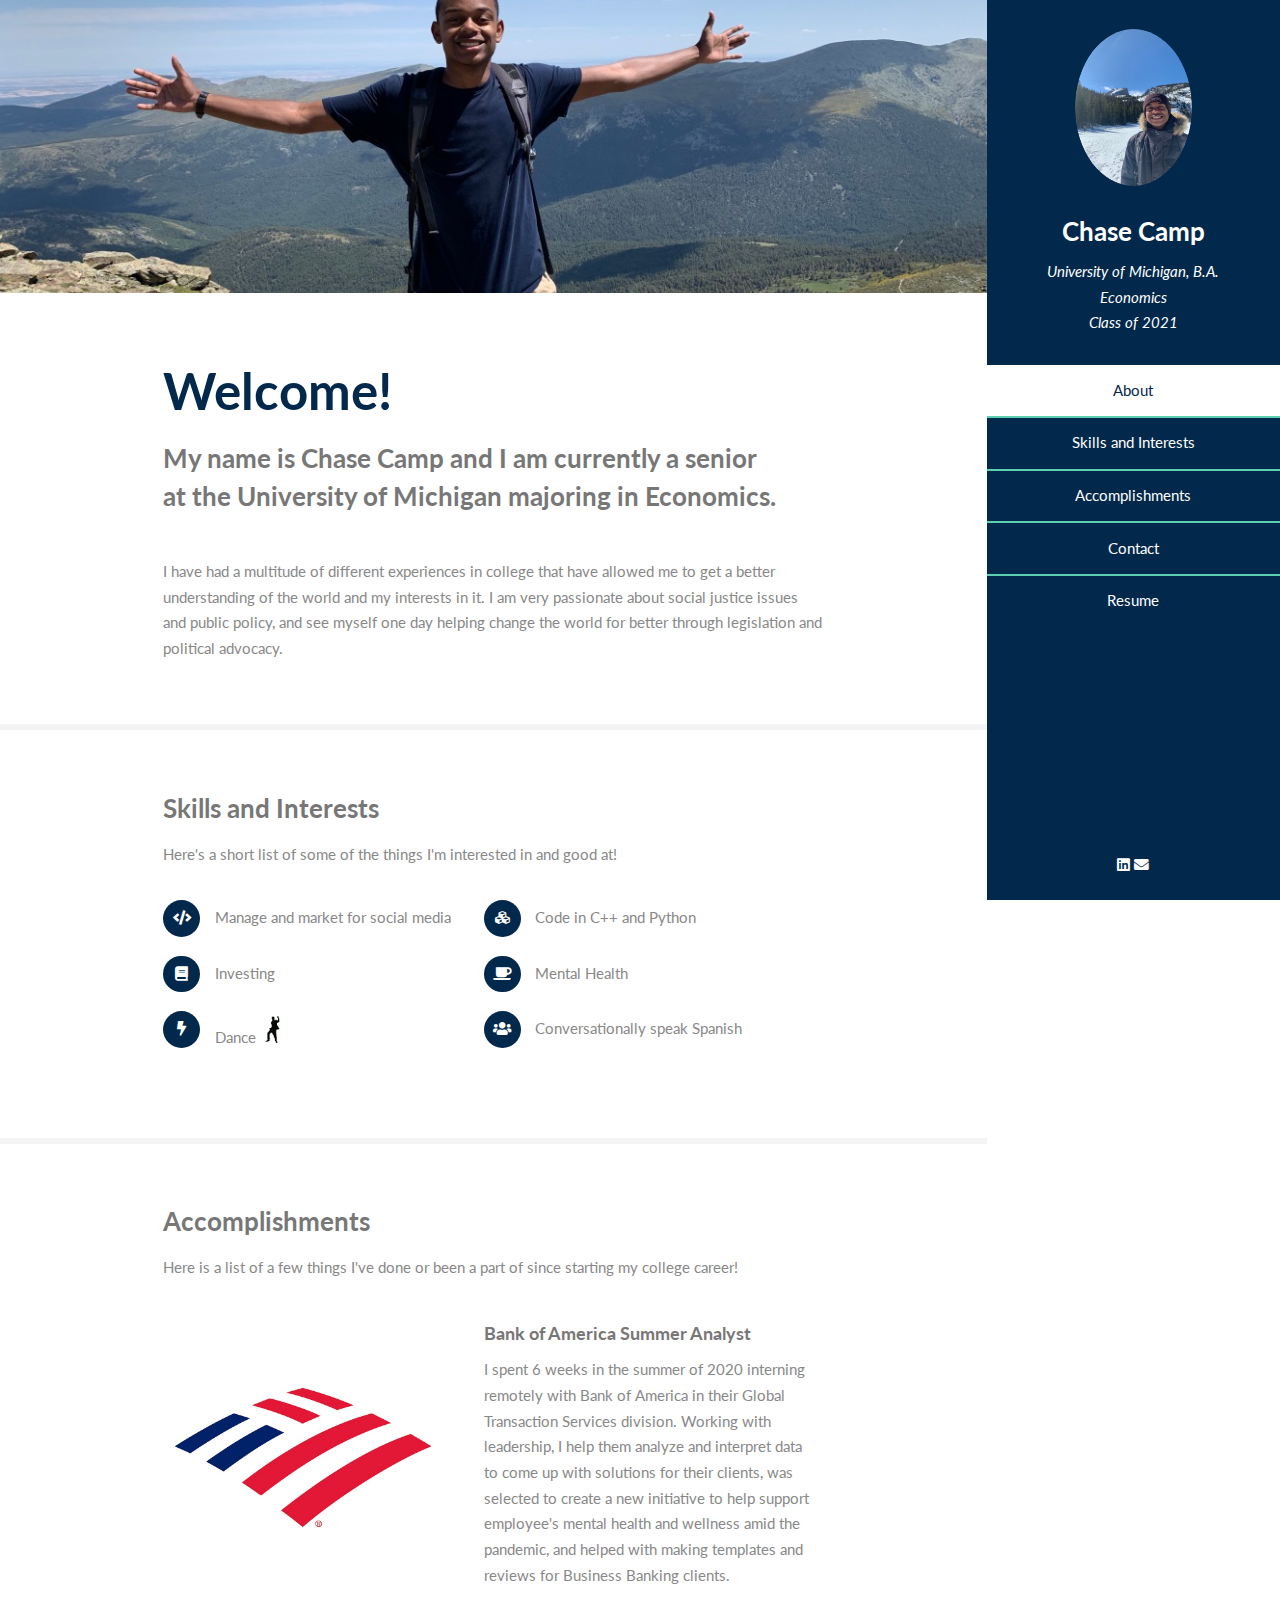
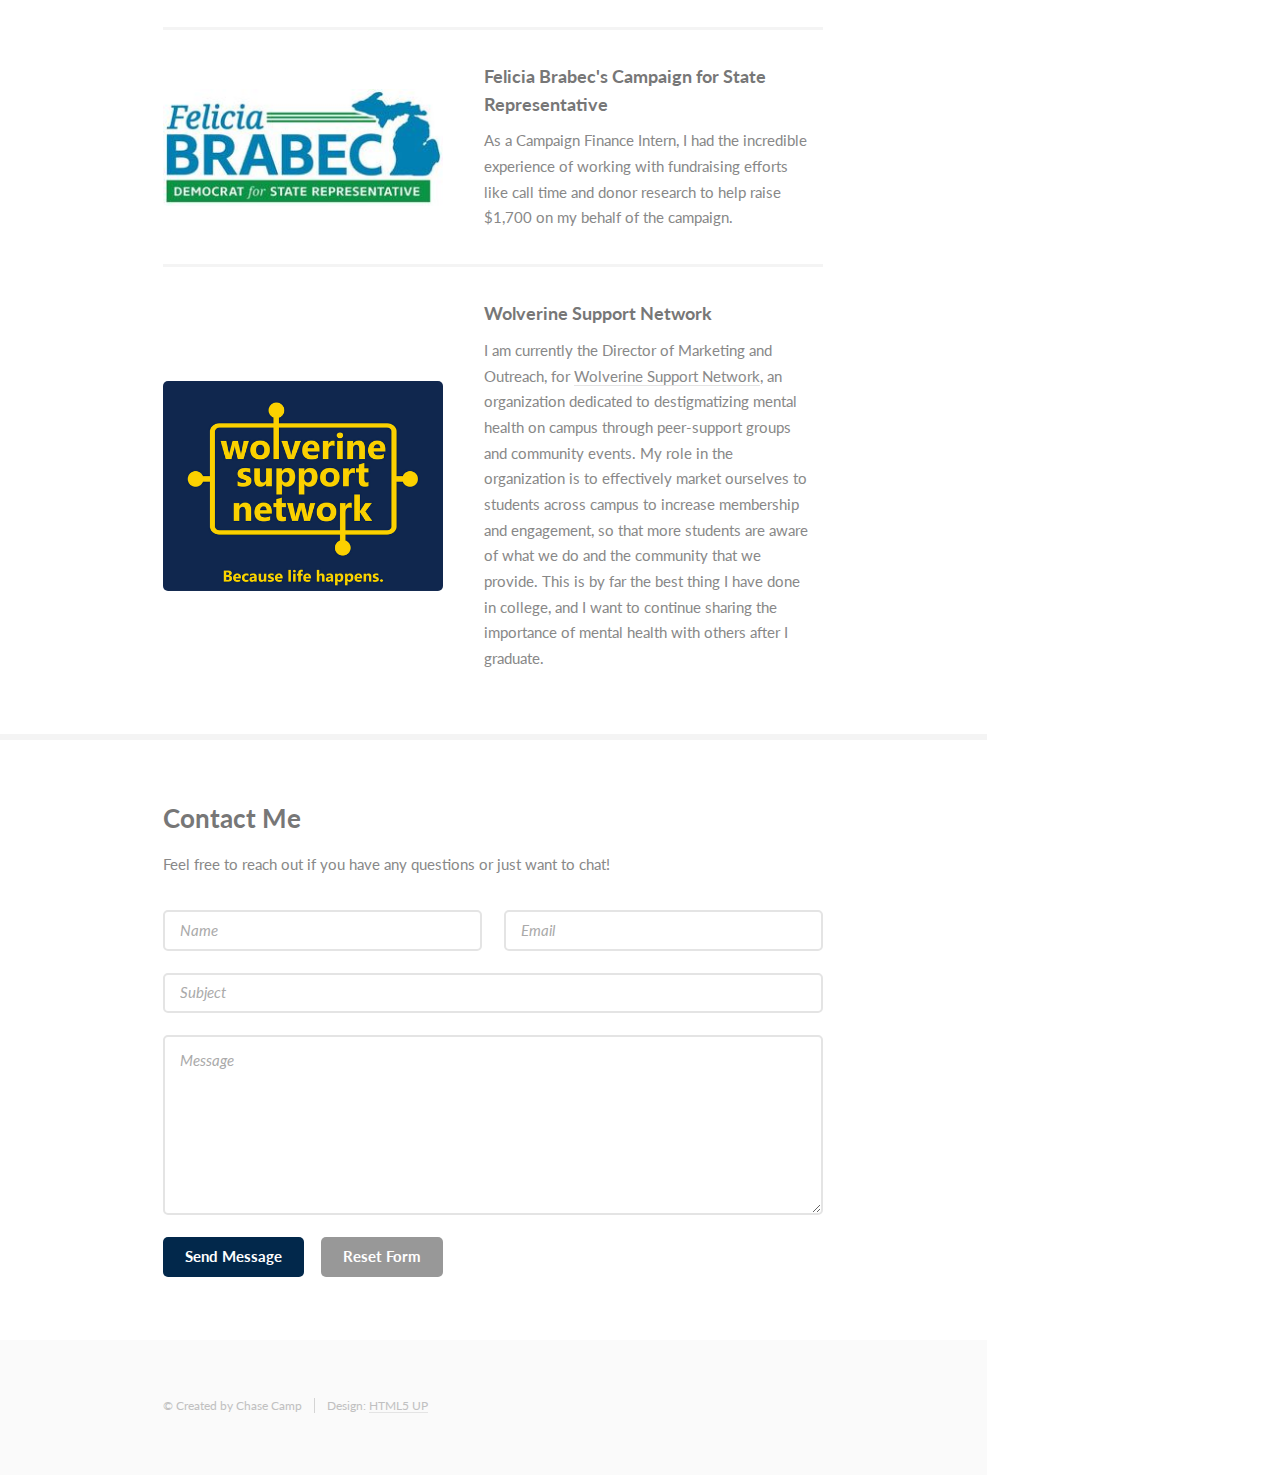
<file: index.html>
<!DOCTYPE HTML>
<html>
	<head>
		<title>Chase's Portfolio</title>
		<meta charset="utf-8" />
		<meta name="viewport" content="width=device-width, initial-scale=1, user-scalable=no" />
		<link rel="stylesheet" href="assets/css/main.css" />
        <link rel="shortcut icon" href="favicon.ico" type="image/x-icon" />
	</head>
	<body class="is-preload">

		<!-- Header -->
			<section id="header">
				<header>
					<span class="image avatar"><img src="images/avatar.jpg" alt="" /></span>
					<h1 id="logo"><a href="#">Chase Camp</a></h1>
                    <p>University of Michigan, B.A. Economics<br />
                    Class of 2021</p>
				</header>
				<nav id="nav">
					<ul>
						<li><a href="#one" class="active">About</a></li>
						<li><a href="#two">Skills and Interests</a></li>
						<li><a href="#three">Accomplishments</a></li>
						<li><a href="#four">Contact</a></li>
                        <li><a href="ChaseCampResume.pdf">Resume</a></li>
					</ul>
				</nav>
				<footer>
					<ul class="icons">
						<a href="https://www.linkedin.com/in/chase-camp" target="_blank" class="icon brands fa-linkedin"><span class="label">Linkedin</span></a>
						<a href="mailto:campc@umich.edu" class="icon solid fa-envelope"><span class="label">campc@umich.edu</span></a>
					</ul>
				</footer>
			</section>

		<!-- Wrapper -->
			<div id="wrapper">

				<!-- Main -->
					<div id="main">

						<!-- One -->
							<section id="one">
								<div class="image main" data-position="center">
									<img src="images/banner.jpg" alt="" />
								</div>
								<div class="container">
									<header class="major">
										<h2>Welcome!</h2>
<!--										<p>Just an incredibly simple responsive site<br />-->
<!--										template freebie by <a href="http://html5up.net">HTML5 UP</a>.</p>-->
                                    <p>My name is Chase Camp and I am currently a senior<br />
                                   at the University of Michigan majoring in Economics.</p>
									</header>
                                    <p>I have had a multitude of different experiences in college that have allowed me to get a better understanding of the world and my interests in it. I am very passionate about social justice issues and public policy, and see myself one day helping change the world for better through legislation and political advocacy.</p>
								</div>
							</section>

						<!-- Two -->
							<section id="two">
								<div class="container">
									<h3>Skills and Interests</h3>
									<p>Here's a short list of some of the things I'm interested in and good at!</p>
									<ul class="feature-icons">
										<li class="icon solid fa-code">Manage and market for social media</li>
										<li class="icon solid fa-cubes">Code in C++ and Python</li>
										<li class="icon solid fa-book">Investing</li>
										<li class="icon solid fa-coffee">Mental Health</li>
										<li class="icon solid fa-bolt">Dance <img src="dance.gif" alt="" width="10%" height="10%"></li>
										<li class="icon solid fa-users">Conversationally speak Spanish</li>
									</ul>
								</div>
							</section>

						<!-- Three -->
							<section id="three">
								<div class="container">
									<h3>Accomplishments</h3>
									<p>Here is a list of a few things I've done or been a part of since starting my college career! </p>
									<div class="features">
										<article>
											<a href="page2.html" target="_self" class="image"><img src="images/pic01.jpg" alt="" /></a>
											<div class="inner">
												<h4>Bank of America Summer Analyst</h4>
                                                <p>I spent 6 weeks in the summer of 2020 interning remotely with Bank of America in their Global Transaction Services division. Working with leadership, I help them analyze and interpret data to come up with solutions for their clients, was selected to create a new initiative to help support employee's mental health and wellness amid the pandemic, and helped with making templates and reviews for Business Banking clients. </p>
											</div>
										</article>
										<article>
											<a href="#" class="image"><img src="images/pic02.jpg" alt="" /></a>
											<div class="inner">
												<h4>Felicia Brabec's Campaign for State Representative</h4>
                                                <p>As a Campaign Finance Intern, I had the incredible experience of working with fundraising efforts like call time and donor research to help raise $1,700 on my behalf of the campaign. </p>
											</div>
										</article>
										<article>
											<a href="wsn.jpg" class="image"><img src="images/pic03.jpg" alt="" /></a>
											<div class="inner">
												<h4>Wolverine Support Network</h4>
                                                <p>I am currently the Director of Marketing and Outreach, for <a href="https://www.umichwsn.org" target="_blank">Wolverine Support Network</a>, an organization dedicated to destigmatizing mental health on campus through peer-support groups and community events. My role in the organization is to effectively market ourselves to students across campus to increase membership and engagement, so that more students are aware of what we do and the community that we provide. This is by far the best thing I have done in college, and I want to continue sharing the importance of mental health with others after I graduate. </p>
											</div>
										</article>
									</div>
								</div>
							</section>

						<!-- Four -->
							<section id="four">
								<div class="container">
									<h3>Contact Me</h3>
									<p>Feel free to reach out if you have any questions or just want to chat!</p>
									<form method="post" action="#">
										<div class="row gtr-uniform">
											<div class="col-6 col-12-xsmall"><input type="text" name="name" id="name" placeholder="Name" /></div>
											<div class="col-6 col-12-xsmall"><input type="email" name="email" id="email" placeholder="Email" /></div>
											<div class="col-12"><input type="text" name="subject" id="subject" placeholder="Subject" /></div>
											<div class="col-12"><textarea name="message" id="message" placeholder="Message" rows="6"></textarea></div>
											<div class="col-12">
												<ul class="actions">
													<li><input type="submit" class="primary" value="Send Message" /></li>
													<li><input type="reset" value="Reset Form" /></li>
												</ul>
											</div>
										</div>
									</form>
								</div>
							</section>

						<!-- Five -->
						<!--
							<section id="five">
								<div class="container">
									<h3>Elements</h3>

									<section>
										<h4>Text</h4>
										<p>This is <b>bold</b> and this is <strong>strong</strong>. This is <i>italic</i> and this is <em>emphasized</em>.
										This is <sup>superscript</sup> text and this is <sub>subscript</sub> text.
										This is <u>underlined</u> and this is code: <code>for (;;) { ... }</code>. Finally, <a href="#">this is a link</a>.</p>
										<hr />
										<header>
											<h4>Heading with a Subtitle</h4>
											<p>Lorem ipsum dolor sit amet nullam id egestas urna aliquam</p>
										</header>
										<p>Nunc lacinia ante nunc ac lobortis. Interdum adipiscing gravida odio porttitor sem non mi integer non faucibus ornare mi ut ante amet placerat aliquet. Volutpat eu sed ante lacinia sapien lorem accumsan varius montes viverra nibh in adipiscing blandit tempus accumsan.</p>
										<header>
											<h5>Heading with a Subtitle</h5>
											<p>Lorem ipsum dolor sit amet nullam id egestas urna aliquam</p>
										</header>
										<p>Nunc lacinia ante nunc ac lobortis. Interdum adipiscing gravida odio porttitor sem non mi integer non faucibus ornare mi ut ante amet placerat aliquet. Volutpat eu sed ante lacinia sapien lorem accumsan varius montes viverra nibh in adipiscing blandit tempus accumsan.</p>
										<hr />
										<h2>Heading Level 2</h2>
										<h3>Heading Level 3</h3>
										<h4>Heading Level 4</h4>
										<h5>Heading Level 5</h5>
										<h6>Heading Level 6</h6>
										<hr />
										<h5>Blockquote</h5>
										<blockquote>Fringilla nisl. Donec accumsan interdum nisi, quis tincidunt felis sagittis eget tempus euismod. Vestibulum ante ipsum primis in faucibus vestibulum. Blandit adipiscing eu felis iaculis volutpat ac adipiscing accumsan faucibus. Vestibulum ante ipsum primis in faucibus lorem ipsum dolor sit amet nullam adipiscing eu felis.</blockquote>
										<h5>Preformatted</h5>
										<pre><code>i = 0;

while (!deck.isInOrder()) {
    print 'Iteration ' + i;
    deck.shuffle();
    i++;
}

print 'It took ' + i + ' iterations to sort the deck.';</code></pre>
									</section>

									<section>
										<h4>Lists</h4>
										<div class="row">
											<div class="col-6 col-12-xsmall">
												<h5>Unordered</h5>
												<ul>
													<li>Dolor pulvinar etiam magna etiam.</li>
													<li>Sagittis adipiscing lorem eleifend.</li>
													<li>Felis enim feugiat dolore viverra.</li>
												</ul>
												<h5>Alternate</h5>
												<ul class="alt">
													<li>Dolor pulvinar etiam magna etiam.</li>
													<li>Sagittis adipiscing lorem eleifend.</li>
													<li>Felis enim feugiat dolore viverra.</li>
												</ul>
											</div>
											<div class="col-6 col-12-xsmall">
												<h5>Ordered</h5>
												<ol>
													<li>Dolor pulvinar etiam magna etiam.</li>
													<li>Etiam vel felis at lorem sed viverra.</li>
													<li>Felis enim feugiat dolore viverra.</li>
													<li>Dolor pulvinar etiam magna etiam.</li>
													<li>Etiam vel felis at lorem sed viverra.</li>
													<li>Felis enim feugiat dolore viverra.</li>
												</ol>
												<h5>Icons</h5>
												<ul class="icons">
													<li><a href="#" class="icon brands fa-twitter"><span class="label">Twitter</span></a></li>
													<li><a href="#" class="icon brands fa-facebook-f"><span class="label">Facebook</span></a></li>
													<li><a href="#" class="icon brands fa-instagram"><span class="label">Instagram</span></a></li>
													<li><a href="#" class="icon brands fa-github"><span class="label">Github</span></a></li>
													<li><a href="#" class="icon brands fa-dribbble"><span class="label">Dribbble</span></a></li>
													<li><a href="#" class="icon brands fa-tumblr"><span class="label">Tumblr</span></a></li>
												</ul>
											</div>
										</div>
										<h5>Actions</h5>
										<ul class="actions">
											<li><a href="#" class="button primary">Default</a></li>
											<li><a href="#" class="button">Default</a></li>
											<li><a href="#" class="button alt">Default</a></li>
										</ul>
										<ul class="actions small">
											<li><a href="#" class="button primary small">Small</a></li>
											<li><a href="#" class="button small">Small</a></li>
											<li><a href="#" class="button alt small">Small</a></li>
										</ul>
										<div class="row">
											<div class="col-3 col-6-medium col-12-xsmall">
												<ul class="actions stacked">
													<li><a href="#" class="button primary">Default</a></li>
													<li><a href="#" class="button">Default</a></li>
													<li><a href="#" class="button alt">Default</a></li>
												</ul>
											</div>
											<div class="col-3 col-6 col-12-xsmall">
												<ul class="actions stacked">
													<li><a href="#" class="button primary small">Small</a></li>
													<li><a href="#" class="button small">Small</a></li>
													<li><a href="#" class="button alt small">Small</a></li>
												</ul>
											</div>
											<div class="col-3 col-6-medium col-12-xsmall">
												<ul class="actions stacked">
													<li><a href="#" class="button primary fit">Default</a></li>
													<li><a href="#" class="button fit">Default</a></li>
													<li><a href="#" class="button alt fit">Default</a></li>
												</ul>
											</div>
											<div class="col-3 col-6-medium col-12-xsmall">
												<ul class="actions stacked">
													<li><a href="#" class="button primary small fit">Small</a></li>
													<li><a href="#" class="button small fit">Small</a></li>
													<li><a href="#" class="button alt small fit">Small</a></li>
												</ul>
											</div>
										</div>
									</section>

									<section>
										<h4>Table</h4>
										<h5>Default</h5>
										<div class="table-wrapper">
											<table>
												<thead>
													<tr>
														<th>Name</th>
														<th>Description</th>
														<th>Price</th>
													</tr>
												</thead>
												<tbody>
													<tr>
														<td>Item One</td>
														<td>Ante turpis integer aliquet porttitor.</td>
														<td>29.99</td>
													</tr>
													<tr>
														<td>Item Two</td>
														<td>Vis ac commodo adipiscing arcu aliquet.</td>
														<td>19.99</td>
													</tr>
													<tr>
														<td>Item Three</td>
														<td> Morbi faucibus arcu accumsan lorem.</td>
														<td>29.99</td>
													</tr>
													<tr>
														<td>Item Four</td>
														<td>Vitae integer tempus condimentum.</td>
														<td>19.99</td>
													</tr>
													<tr>
														<td>Item Five</td>
														<td>Ante turpis integer aliquet porttitor.</td>
														<td>29.99</td>
													</tr>
												</tbody>
												<tfoot>
													<tr>
														<td colspan="2"></td>
														<td>100.00</td>
													</tr>
												</tfoot>
											</table>
										</div>

										<h5>Alternate</h5>
										<div class="table-wrapper">
											<table class="alt">
												<thead>
													<tr>
														<th>Name</th>
														<th>Description</th>
														<th>Price</th>
													</tr>
												</thead>
												<tbody>
													<tr>
														<td>Item One</td>
														<td>Ante turpis integer aliquet porttitor.</td>
														<td>29.99</td>
													</tr>
													<tr>
														<td>Item Two</td>
														<td>Vis ac commodo adipiscing arcu aliquet.</td>
														<td>19.99</td>
													</tr>
													<tr>
														<td>Item Three</td>
														<td> Morbi faucibus arcu accumsan lorem.</td>
														<td>29.99</td>
													</tr>
													<tr>
														<td>Item Four</td>
														<td>Vitae integer tempus condimentum.</td>
														<td>19.99</td>
													</tr>
													<tr>
														<td>Item Five</td>
														<td>Ante turpis integer aliquet porttitor.</td>
														<td>29.99</td>
													</tr>
												</tbody>
												<tfoot>
													<tr>
														<td colspan="2"></td>
														<td>100.00</td>
													</tr>
												</tfoot>
											</table>
										</div>
									</section>

									<section>
										<h4>Buttons</h4>
										<ul class="actions">
											<li><a href="#" class="button primary">Primary</a></li>
											<li><a href="#" class="button">Default</a></li>
											<li><a href="#" class="button alt">Alternate</a></li>
										</ul>
										<ul class="actions">
											<li><a href="#" class="button primary large">Large</a></li>
											<li><a href="#" class="button">Default</a></li>
											<li><a href="#" class="button alt small">Small</a></li>
										</ul>
										<ul class="actions fit">
											<li><a href="#" class="button primary fit">Fit</a></li>
											<li><a href="#" class="button fit">Fit</a></li>
											<li><a href="#" class="button alt fit">Fit</a></li>
										</ul>
										<ul class="actions fit small">
											<li><a href="#" class="button primary fit small">Fit + Small</a></li>
											<li><a href="#" class="button fit small">Fit + Small</a></li>
											<li><a href="#" class="button alt fit small">Fit + Small</a></li>
										</ul>
										<ul class="actions">
											<li><a href="#" class="button primary icon solid fa-download">Icon</a></li>
											<li><a href="#" class="button icon solid fa-download">Icon</a></li>
											<li><a href="#" class="button alt icon solid fa-check">Icon</a></li>
										</ul>
										<ul class="actions">
											<li><span class="button primary disabled">Primary</span></li>
											<li><span class="button disabled">Default</span></li>
											<li><span class="button alt disabled">Alternate</span></li>
										</ul>
									</section>

									<section>
										<h4>Form</h4>
										<form method="post" action="#">
											<div class="row gtr-uniform">
												<div class="col-6 col-12-xsmall">
													<input type="text" name="demo-name" id="demo-name" value="" placeholder="Name" />
												</div>
												<div class="col-6 col-12-xsmall">
													<input type="email" name="demo-email" id="demo-email" value="" placeholder="Email" />
												</div>
												<div class="col-12">
													<select name="demo-category" id="demo-category">
														<option value="">- Category -</option>
														<option value="1">Manufacturing</option>
														<option value="1">Shipping</option>
														<option value="1">Administration</option>
														<option value="1">Human Resources</option>
													</select>
												</div>
												<div class="col-4 col-12-medium">
													<input type="radio" id="demo-priority-low" name="demo-priority" checked>
													<label for="demo-priority-low">Low Priority</label>
												</div>
												<div class="col-4 col-12-medium">
													<input type="radio" id="demo-priority-normal" name="demo-priority">
													<label for="demo-priority-normal">Normal Priority</label>
												</div>
												<div class="col-4 col-12-medium">
													<input type="radio" id="demo-priority-high" name="demo-priority">
													<label for="demo-priority-high">High Priority</label>
												</div>
												<div class="col-6 col-12-medium">
													<input type="checkbox" id="demo-copy" name="demo-copy">
													<label for="demo-copy">Email me a copy of this message</label>
												</div>
												<div class="col-6 col-12-medium">
													<input type="checkbox" id="demo-human" name="demo-human" checked>
													<label for="demo-human">I am a human and not a robot</label>
												</div>
												<div class="col-12">
													<textarea name="demo-message" id="demo-message" placeholder="Enter your message" rows="6"></textarea>
												</div>
												<div class="col-12">
													<ul class="actions">
														<li><input type="submit" value="Send Message" /></li>
														<li><input type="reset" value="Reset" class="alt" /></li>
													</ul>
												</div>
											</div>
										</form>
									</section>

									<section>
										<h4>Image</h4>
										<h5>Fit</h5>
										<span class="image fit"><img src="images/banner.jpg" alt="" /></span>
										<div class="box alt">
											<div class="row gtr-50 gtr-uniform">
												<div class="col-4"><span class="image fit"><img src="images/pic01.jpg" alt="" /></span></div>
												<div class="col-4"><span class="image fit"><img src="images/pic02.jpg" alt="" /></span></div>
												<div class="col-4"><span class="image fit"><img src="images/pic03.jpg" alt="" /></span></div>
												<div class="col-4"><span class="image fit"><img src="images/pic02.jpg" alt="" /></span></div>
												<div class="col-4"><span class="image fit"><img src="images/pic03.jpg" alt="" /></span></div>
												<div class="col-4"><span class="image fit"><img src="images/pic01.jpg" alt="" /></span></div>
												<div class="col-4"><span class="image fit"><img src="images/pic03.jpg" alt="" /></span></div>
												<div class="col-4"><span class="image fit"><img src="images/pic01.jpg" alt="" /></span></div>
												<div class="col-4"><span class="image fit"><img src="images/pic02.jpg" alt="" /></span></div>
											</div>
										</div>
										<h5>Left &amp; Right</h5>
										<p><span class="image left"><img src="images/avatar.jpg" alt="" /></span>Fringilla nisl. Donec accumsan interdum nisi, quis tincidunt felis sagittis eget. tempus euismod. Vestibulum ante ipsum primis in faucibus vestibulum. Blandit adipiscing eu felis iaculis volutpat ac adipiscing accumsan eu faucibus. Integer ac pellentesque praesent tincidunt felis sagittis eget. tempus euismod. Vestibulum ante ipsum primis in faucibus vestibulum. Blandit adipiscing eu felis iaculis volutpat ac adipiscing accumsan eu faucibus. Integer ac pellentesque praesent. Donec accumsan interdum nisi, quis tincidunt felis sagittis eget. tempus euismod. Vestibulum ante ipsum primis in faucibus vestibulum. Blandit adipiscing eu felis iaculis volutpat ac adipiscing accumsan eu faucibus. Integer ac pellentesque praesent tincidunt felis sagittis eget. tempus euismod. Vestibulum ante ipsum primis in faucibus vestibulum. Blandit adipiscing eu felis iaculis volutpat ac adipiscing accumsan eu faucibus. Integer ac pellentesque praesent.</p>
										<p><span class="image right"><img src="images/avatar.jpg" alt="" /></span>Fringilla nisl. Donec accumsan interdum nisi, quis tincidunt felis sagittis eget. tempus euismod. Vestibulum ante ipsum primis in faucibus vestibulum. Blandit adipiscing eu felis iaculis volutpat ac adipiscing accumsan eu faucibus. Integer ac pellentesque praesent tincidunt felis sagittis eget. tempus euismod. Vestibulum ante ipsum primis in faucibus vestibulum. Blandit adipiscing eu felis iaculis volutpat ac adipiscing accumsan eu faucibus. Integer ac pellentesque praesent. Donec accumsan interdum nisi, quis tincidunt felis sagittis eget. tempus euismod. Vestibulum ante ipsum primis in faucibus vestibulum. Blandit adipiscing eu felis iaculis volutpat ac adipiscing accumsan eu faucibus. Integer ac pellentesque praesent tincidunt felis sagittis eget. tempus euismod. Vestibulum ante ipsum primis in faucibus vestibulum. Blandit adipiscing eu felis iaculis volutpat ac adipiscing accumsan eu faucibus. Integer ac pellentesque praesent.</p>
									</section>

								</div>
							</section>
						-->

					</div>

				<!-- Footer -->
					<section id="footer">
						<div class="container">
							<ul class="copyright">
								<li>&copy; Created by Chase Camp</li><li>Design: <a href="http://html5up.net">HTML5 UP</a></li>
							</ul>
						</div>
					</section>

			</div>

		<!-- Scripts -->
			<script src="assets/js/jquery.min.js"></script>
			<script src="assets/js/jquery.scrollex.min.js"></script>
			<script src="assets/js/jquery.scrolly.min.js"></script>
			<script src="assets/js/browser.min.js"></script>
			<script src="assets/js/breakpoints.min.js"></script>
			<script src="assets/js/util.js"></script>
			<script src="assets/js/main.js"></script>

	</body>
</html>
</file>
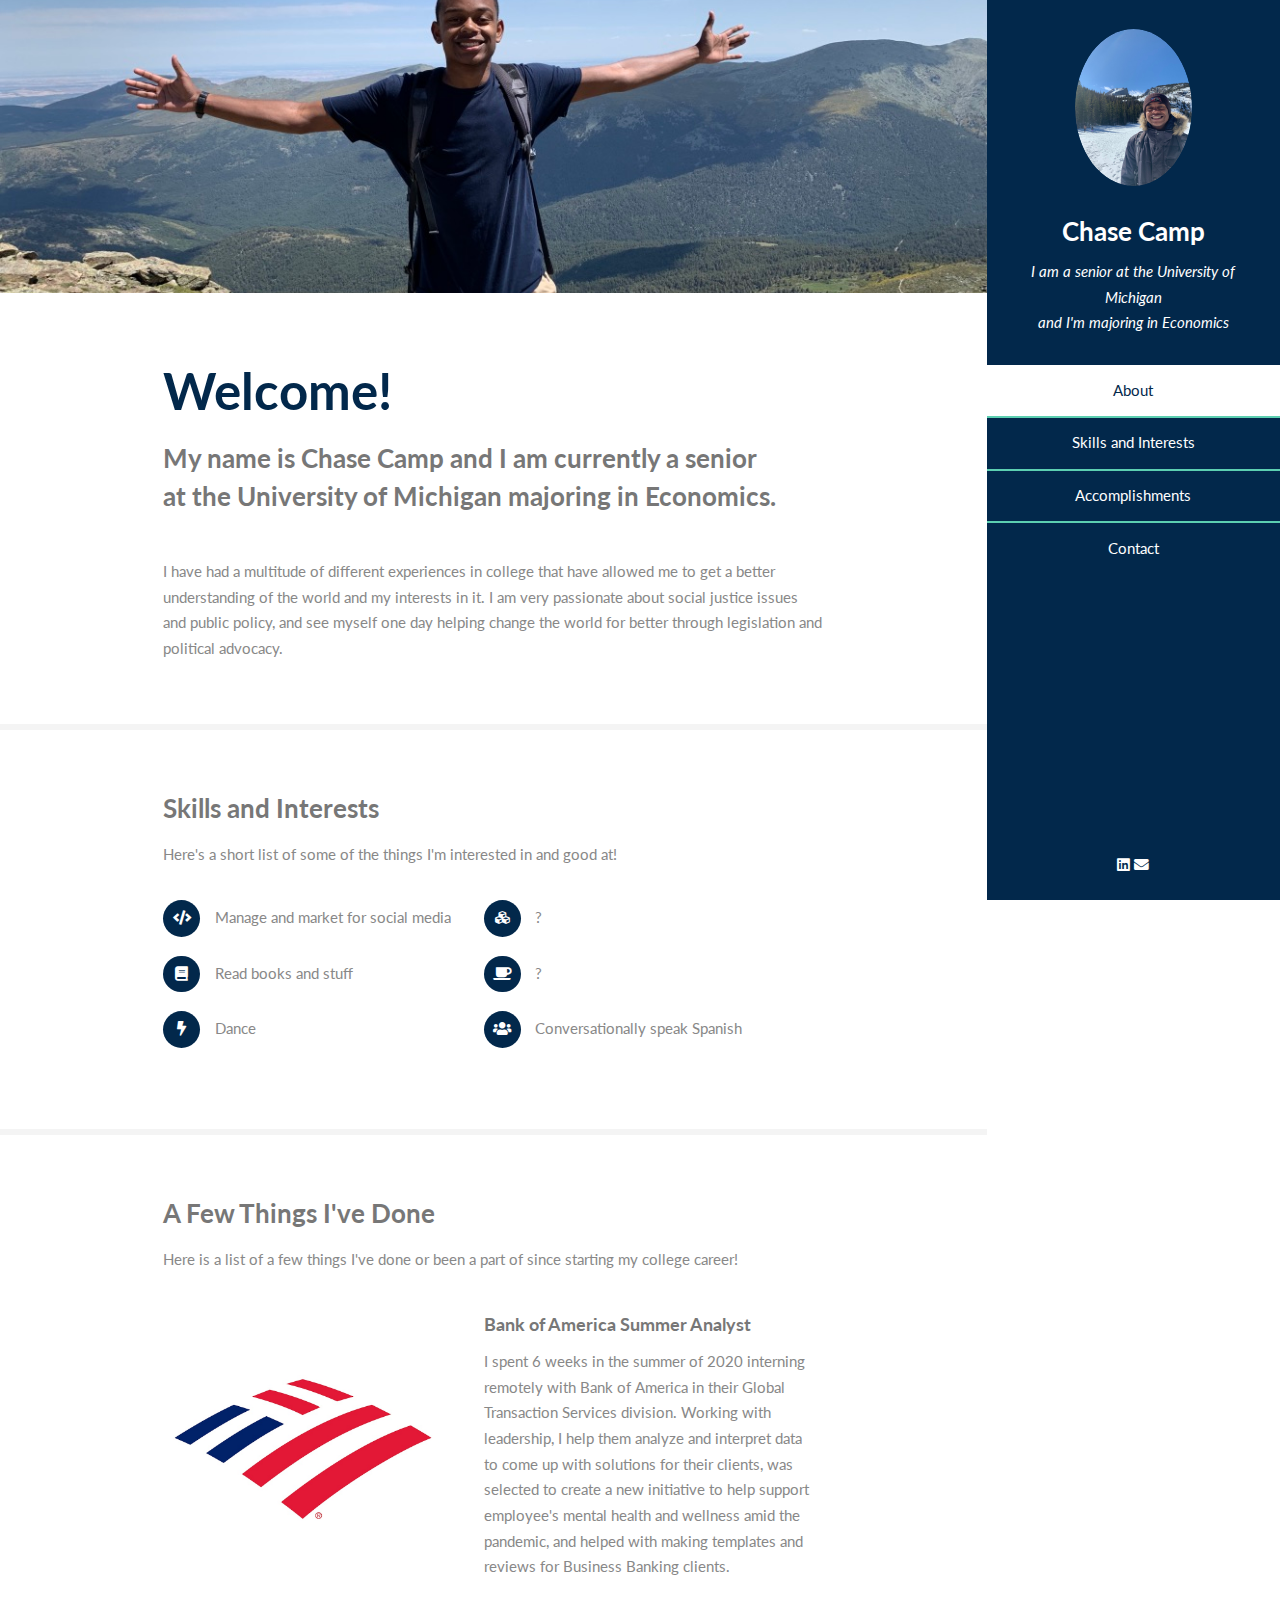
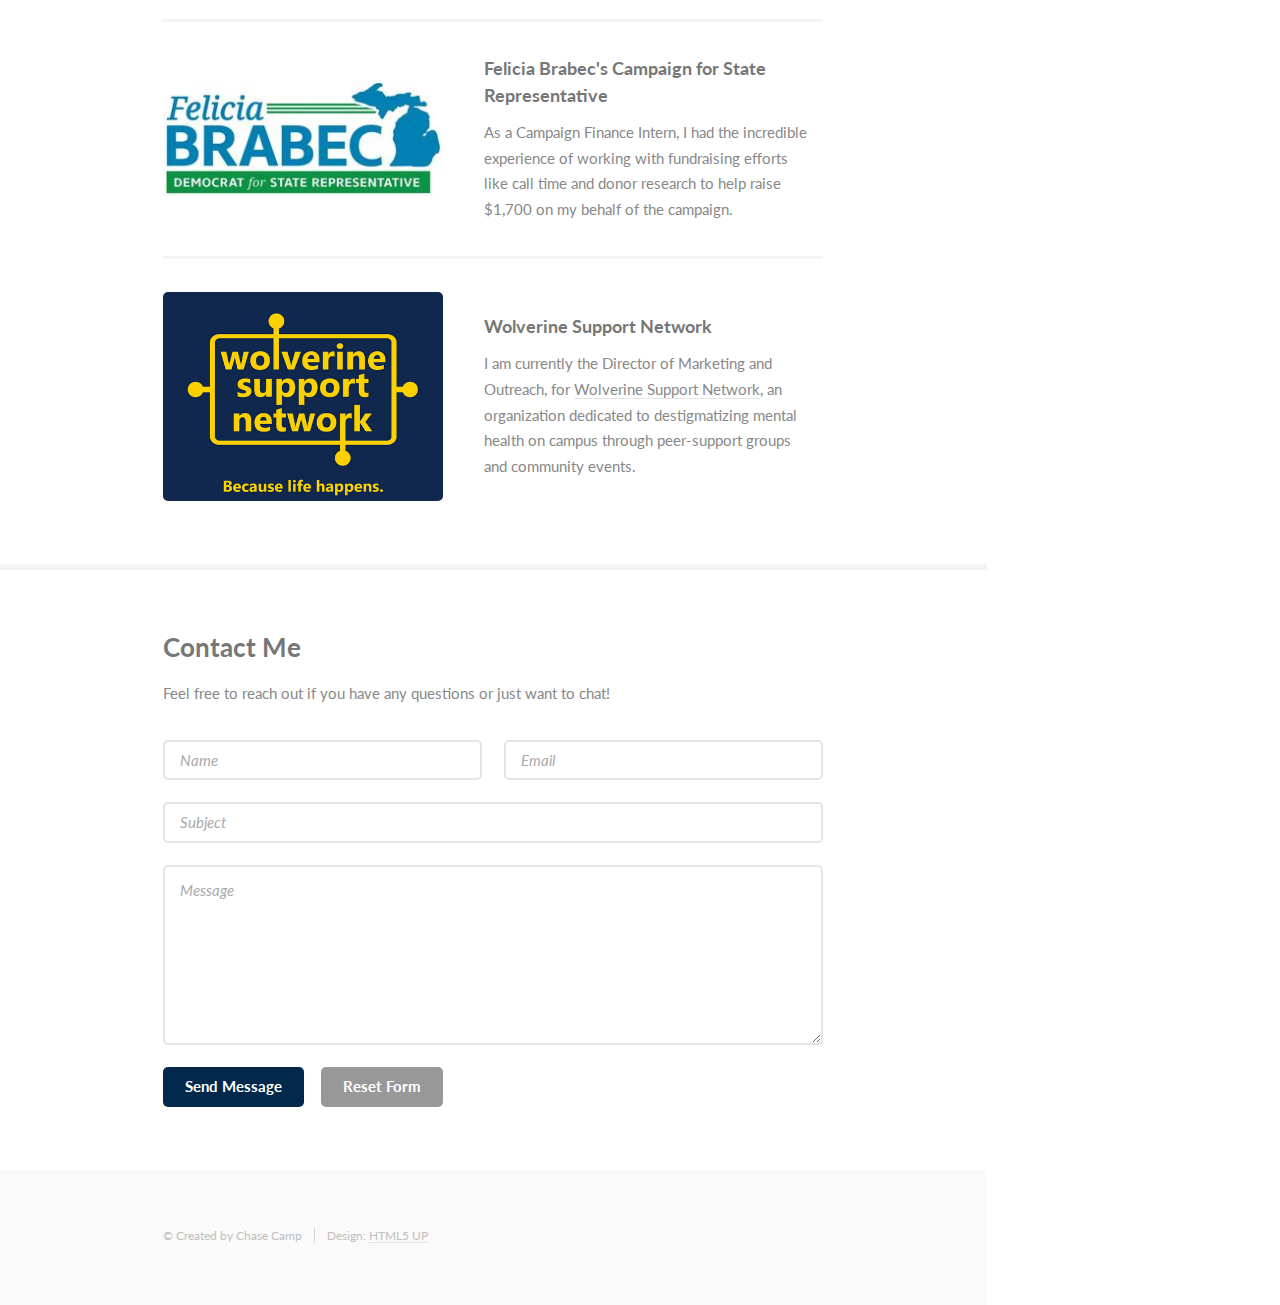
<file: page2.html>
<!DOCTYPE HTML>
<!--
	Read Only by HTML5 UP
	html5up.net | @ajlkn
	Free for personal and commercial use under the CCA 3.0 license (html5up.net/license)
-->
<html>
	<head>
		<title>Chase's Portfolio</title>
		<meta charset="utf-8" />
		<meta name="viewport" content="width=device-width, initial-scale=1, user-scalable=no" />
		<link rel="stylesheet" href="assets/css/main.css" />
	</head>
	<body class="is-preload">

		<!-- Header -->
			<section id="header">
				<header>
					<span class="image avatar"><img src="images/avatar.jpg" alt="" /></span>
					<h1 id="logo"><a href="#">Chase Camp</a></h1>
					<p>I am a senior at the University of Michigan<br />
					and I'm majoring in Economics</p>
				</header>
				<nav id="nav">
					<ul>
						<li><a href="#one" class="active">About</a></li>
						<li><a href="#two">Skills and Interests</a></li>
						<li><a href="#three">Accomplishments</a></li>
						<li><a href="#four">Contact</a></li>
					</ul>
				</nav>
				<footer>
					<ul class="icons">
						<a href="https://www.linkedin.com/in/chase-camp" target="_blank" class="icon brands fa-linkedin"><span class="label">Linkedin</span></a>
						<a href="mailto:campc@umich.edu" class="icon solid fa-envelope"><span class="label">campc@umich.edu</span></a>
					</ul>
				</footer>
			</section>

		<!-- Wrapper -->
			<div id="wrapper">

				<!-- Main -->
					<div id="main">

						<!-- One -->
							<section id="one">
								<div class="image main" data-position="center">
									<img src="images/banner.jpg" alt="" />
								</div>
								<div class="container">
									<header class="major">
										<h2>Welcome!</h2>
<!--										<p>Just an incredibly simple responsive site<br />-->
<!--										template freebie by <a href="http://html5up.net">HTML5 UP</a>.</p>-->
                                    <p>My name is Chase Camp and I am currently a senior<br />
                                   at the University of Michigan majoring in Economics.</p>
									</header>
                                    <p>I have had a multitude of different experiences in college that have allowed me to get a better understanding of the world and my interests in it. I am very passionate about social justice issues and public policy, and see myself one day helping change the world for better through legislation and political advocacy.</p>
								</div>
							</section>

						<!-- Two -->
							<section id="two">
								<div class="container">
									<h3>Skills and Interests</h3>
									<p>Here's a short list of some of the things I'm interested in and good at!</p>
									<ul class="feature-icons">
										<li class="icon solid fa-code">Manage and market for social media</li>
										<li class="icon solid fa-cubes">?</li>
										<li class="icon solid fa-book">Read books and stuff</li>
										<li class="icon solid fa-coffee">?</li>
										<li class="icon solid fa-bolt">Dance</li>
										<li class="icon solid fa-users">Conversationally speak Spanish</li>
									</ul>
								</div>
							</section>

						<!-- Three -->
							<section id="three">
								<div class="container">
									<h3>A Few Things I've Done</h3>
									<p>Here is a list of a few things I've done or been a part of since starting my college career! </p>
									<div class="features">
										<article>
											<a href="#" class="image"><img src="images/pic01.jpg" alt="" /></a>
											<div class="inner">
												<h4>Bank of America Summer Analyst</h4>
                                                <p>I spent 6 weeks in the summer of 2020 interning remotely with Bank of America in their Global Transaction Services division. Working with leadership, I help them analyze and interpret data to come up with solutions for their clients, was selected to create a new initiative to help support employee's mental health and wellness amid the pandemic, and helped with making templates and reviews for Business Banking clients. </p>
											</div>
										</article>
										<article>
											<a href="#" class="image"><img src="images/pic02.jpg" alt="" /></a>
											<div class="inner">
												<h4>Felicia Brabec's Campaign for State Representative</h4>
                                                <p>As a Campaign Finance Intern, I had the incredible experience of working with fundraising efforts like call time and donor research to help raise $1,700 on my behalf of the campaign. </p>
											</div>
										</article>
										<article>
											<a href="#" class="image"><img src="images/pic03.jpg" alt="" /></a>
											<div class="inner">
												<h4>Wolverine Support Network</h4>
                                                <p>I am currently the Director of Marketing and Outreach, for <a href="https://www.umichwsn.org" target="_blank">Wolverine Support Network</a>, an organization dedicated to destigmatizing mental health on campus through peer-support groups and community events. </p>
											</div>
										</article>
									</div>
								</div>
							</section>

						<!-- Four -->
							<section id="four">
								<div class="container">
									<h3>Contact Me</h3>
									<p>Feel free to reach out if you have any questions or just want to chat!</p>
									<form method="post" action="#">
										<div class="row gtr-uniform">
											<div class="col-6 col-12-xsmall"><input type="text" name="name" id="name" placeholder="Name" /></div>
											<div class="col-6 col-12-xsmall"><input type="email" name="email" id="email" placeholder="Email" /></div>
											<div class="col-12"><input type="text" name="subject" id="subject" placeholder="Subject" /></div>
											<div class="col-12"><textarea name="message" id="message" placeholder="Message" rows="6"></textarea></div>
											<div class="col-12">
												<ul class="actions">
													<li><input type="submit" class="primary" value="Send Message" /></li>
													<li><input type="reset" value="Reset Form" /></li>
												</ul>
											</div>
										</div>
									</form>
								</div>
							</section>

						<!-- Five -->
						<!--
							<section id="five">
								<div class="container">
									<h3>Elements</h3>

									<section>
										<h4>Text</h4>
										<p>This is <b>bold</b> and this is <strong>strong</strong>. This is <i>italic</i> and this is <em>emphasized</em>.
										This is <sup>superscript</sup> text and this is <sub>subscript</sub> text.
										This is <u>underlined</u> and this is code: <code>for (;;) { ... }</code>. Finally, <a href="#">this is a link</a>.</p>
										<hr />
										<header>
											<h4>Heading with a Subtitle</h4>
											<p>Lorem ipsum dolor sit amet nullam id egestas urna aliquam</p>
										</header>
										<p>Nunc lacinia ante nunc ac lobortis. Interdum adipiscing gravida odio porttitor sem non mi integer non faucibus ornare mi ut ante amet placerat aliquet. Volutpat eu sed ante lacinia sapien lorem accumsan varius montes viverra nibh in adipiscing blandit tempus accumsan.</p>
										<header>
											<h5>Heading with a Subtitle</h5>
											<p>Lorem ipsum dolor sit amet nullam id egestas urna aliquam</p>
										</header>
										<p>Nunc lacinia ante nunc ac lobortis. Interdum adipiscing gravida odio porttitor sem non mi integer non faucibus ornare mi ut ante amet placerat aliquet. Volutpat eu sed ante lacinia sapien lorem accumsan varius montes viverra nibh in adipiscing blandit tempus accumsan.</p>
										<hr />
										<h2>Heading Level 2</h2>
										<h3>Heading Level 3</h3>
										<h4>Heading Level 4</h4>
										<h5>Heading Level 5</h5>
										<h6>Heading Level 6</h6>
										<hr />
										<h5>Blockquote</h5>
										<blockquote>Fringilla nisl. Donec accumsan interdum nisi, quis tincidunt felis sagittis eget tempus euismod. Vestibulum ante ipsum primis in faucibus vestibulum. Blandit adipiscing eu felis iaculis volutpat ac adipiscing accumsan faucibus. Vestibulum ante ipsum primis in faucibus lorem ipsum dolor sit amet nullam adipiscing eu felis.</blockquote>
										<h5>Preformatted</h5>
										<pre><code>i = 0;

while (!deck.isInOrder()) {
    print 'Iteration ' + i;
    deck.shuffle();
    i++;
}

print 'It took ' + i + ' iterations to sort the deck.';</code></pre>
									</section>

									<section>
										<h4>Lists</h4>
										<div class="row">
											<div class="col-6 col-12-xsmall">
												<h5>Unordered</h5>
												<ul>
													<li>Dolor pulvinar etiam magna etiam.</li>
													<li>Sagittis adipiscing lorem eleifend.</li>
													<li>Felis enim feugiat dolore viverra.</li>
												</ul>
												<h5>Alternate</h5>
												<ul class="alt">
													<li>Dolor pulvinar etiam magna etiam.</li>
													<li>Sagittis adipiscing lorem eleifend.</li>
													<li>Felis enim feugiat dolore viverra.</li>
												</ul>
											</div>
											<div class="col-6 col-12-xsmall">
												<h5>Ordered</h5>
												<ol>
													<li>Dolor pulvinar etiam magna etiam.</li>
													<li>Etiam vel felis at lorem sed viverra.</li>
													<li>Felis enim feugiat dolore viverra.</li>
													<li>Dolor pulvinar etiam magna etiam.</li>
													<li>Etiam vel felis at lorem sed viverra.</li>
													<li>Felis enim feugiat dolore viverra.</li>
												</ol>
												<h5>Icons</h5>
												<ul class="icons">
													<li><a href="#" class="icon brands fa-twitter"><span class="label">Twitter</span></a></li>
													<li><a href="#" class="icon brands fa-facebook-f"><span class="label">Facebook</span></a></li>
													<li><a href="#" class="icon brands fa-instagram"><span class="label">Instagram</span></a></li>
													<li><a href="#" class="icon brands fa-github"><span class="label">Github</span></a></li>
													<li><a href="#" class="icon brands fa-dribbble"><span class="label">Dribbble</span></a></li>
													<li><a href="#" class="icon brands fa-tumblr"><span class="label">Tumblr</span></a></li>
												</ul>
											</div>
										</div>
										<h5>Actions</h5>
										<ul class="actions">
											<li><a href="#" class="button primary">Default</a></li>
											<li><a href="#" class="button">Default</a></li>
											<li><a href="#" class="button alt">Default</a></li>
										</ul>
										<ul class="actions small">
											<li><a href="#" class="button primary small">Small</a></li>
											<li><a href="#" class="button small">Small</a></li>
											<li><a href="#" class="button alt small">Small</a></li>
										</ul>
										<div class="row">
											<div class="col-3 col-6-medium col-12-xsmall">
												<ul class="actions stacked">
													<li><a href="#" class="button primary">Default</a></li>
													<li><a href="#" class="button">Default</a></li>
													<li><a href="#" class="button alt">Default</a></li>
												</ul>
											</div>
											<div class="col-3 col-6 col-12-xsmall">
												<ul class="actions stacked">
													<li><a href="#" class="button primary small">Small</a></li>
													<li><a href="#" class="button small">Small</a></li>
													<li><a href="#" class="button alt small">Small</a></li>
												</ul>
											</div>
											<div class="col-3 col-6-medium col-12-xsmall">
												<ul class="actions stacked">
													<li><a href="#" class="button primary fit">Default</a></li>
													<li><a href="#" class="button fit">Default</a></li>
													<li><a href="#" class="button alt fit">Default</a></li>
												</ul>
											</div>
											<div class="col-3 col-6-medium col-12-xsmall">
												<ul class="actions stacked">
													<li><a href="#" class="button primary small fit">Small</a></li>
													<li><a href="#" class="button small fit">Small</a></li>
													<li><a href="#" class="button alt small fit">Small</a></li>
												</ul>
											</div>
										</div>
									</section>

									<section>
										<h4>Table</h4>
										<h5>Default</h5>
										<div class="table-wrapper">
											<table>
												<thead>
													<tr>
														<th>Name</th>
														<th>Description</th>
														<th>Price</th>
													</tr>
												</thead>
												<tbody>
													<tr>
														<td>Item One</td>
														<td>Ante turpis integer aliquet porttitor.</td>
														<td>29.99</td>
													</tr>
													<tr>
														<td>Item Two</td>
														<td>Vis ac commodo adipiscing arcu aliquet.</td>
														<td>19.99</td>
													</tr>
													<tr>
														<td>Item Three</td>
														<td> Morbi faucibus arcu accumsan lorem.</td>
														<td>29.99</td>
													</tr>
													<tr>
														<td>Item Four</td>
														<td>Vitae integer tempus condimentum.</td>
														<td>19.99</td>
													</tr>
													<tr>
														<td>Item Five</td>
														<td>Ante turpis integer aliquet porttitor.</td>
														<td>29.99</td>
													</tr>
												</tbody>
												<tfoot>
													<tr>
														<td colspan="2"></td>
														<td>100.00</td>
													</tr>
												</tfoot>
											</table>
										</div>

										<h5>Alternate</h5>
										<div class="table-wrapper">
											<table class="alt">
												<thead>
													<tr>
														<th>Name</th>
														<th>Description</th>
														<th>Price</th>
													</tr>
												</thead>
												<tbody>
													<tr>
														<td>Item One</td>
														<td>Ante turpis integer aliquet porttitor.</td>
														<td>29.99</td>
													</tr>
													<tr>
														<td>Item Two</td>
														<td>Vis ac commodo adipiscing arcu aliquet.</td>
														<td>19.99</td>
													</tr>
													<tr>
														<td>Item Three</td>
														<td> Morbi faucibus arcu accumsan lorem.</td>
														<td>29.99</td>
													</tr>
													<tr>
														<td>Item Four</td>
														<td>Vitae integer tempus condimentum.</td>
														<td>19.99</td>
													</tr>
													<tr>
														<td>Item Five</td>
														<td>Ante turpis integer aliquet porttitor.</td>
														<td>29.99</td>
													</tr>
												</tbody>
												<tfoot>
													<tr>
														<td colspan="2"></td>
														<td>100.00</td>
													</tr>
												</tfoot>
											</table>
										</div>
									</section>

									<section>
										<h4>Buttons</h4>
										<ul class="actions">
											<li><a href="#" class="button primary">Primary</a></li>
											<li><a href="#" class="button">Default</a></li>
											<li><a href="#" class="button alt">Alternate</a></li>
										</ul>
										<ul class="actions">
											<li><a href="#" class="button primary large">Large</a></li>
											<li><a href="#" class="button">Default</a></li>
											<li><a href="#" class="button alt small">Small</a></li>
										</ul>
										<ul class="actions fit">
											<li><a href="#" class="button primary fit">Fit</a></li>
											<li><a href="#" class="button fit">Fit</a></li>
											<li><a href="#" class="button alt fit">Fit</a></li>
										</ul>
										<ul class="actions fit small">
											<li><a href="#" class="button primary fit small">Fit + Small</a></li>
											<li><a href="#" class="button fit small">Fit + Small</a></li>
											<li><a href="#" class="button alt fit small">Fit + Small</a></li>
										</ul>
										<ul class="actions">
											<li><a href="#" class="button primary icon solid fa-download">Icon</a></li>
											<li><a href="#" class="button icon solid fa-download">Icon</a></li>
											<li><a href="#" class="button alt icon solid fa-check">Icon</a></li>
										</ul>
										<ul class="actions">
											<li><span class="button primary disabled">Primary</span></li>
											<li><span class="button disabled">Default</span></li>
											<li><span class="button alt disabled">Alternate</span></li>
										</ul>
									</section>

									<section>
										<h4>Form</h4>
										<form method="post" action="#">
											<div class="row gtr-uniform">
												<div class="col-6 col-12-xsmall">
													<input type="text" name="demo-name" id="demo-name" value="" placeholder="Name" />
												</div>
												<div class="col-6 col-12-xsmall">
													<input type="email" name="demo-email" id="demo-email" value="" placeholder="Email" />
												</div>
												<div class="col-12">
													<select name="demo-category" id="demo-category">
														<option value="">- Category -</option>
														<option value="1">Manufacturing</option>
														<option value="1">Shipping</option>
														<option value="1">Administration</option>
														<option value="1">Human Resources</option>
													</select>
												</div>
												<div class="col-4 col-12-medium">
													<input type="radio" id="demo-priority-low" name="demo-priority" checked>
													<label for="demo-priority-low">Low Priority</label>
												</div>
												<div class="col-4 col-12-medium">
													<input type="radio" id="demo-priority-normal" name="demo-priority">
													<label for="demo-priority-normal">Normal Priority</label>
												</div>
												<div class="col-4 col-12-medium">
													<input type="radio" id="demo-priority-high" name="demo-priority">
													<label for="demo-priority-high">High Priority</label>
												</div>
												<div class="col-6 col-12-medium">
													<input type="checkbox" id="demo-copy" name="demo-copy">
													<label for="demo-copy">Email me a copy of this message</label>
												</div>
												<div class="col-6 col-12-medium">
													<input type="checkbox" id="demo-human" name="demo-human" checked>
													<label for="demo-human">I am a human and not a robot</label>
												</div>
												<div class="col-12">
													<textarea name="demo-message" id="demo-message" placeholder="Enter your message" rows="6"></textarea>
												</div>
												<div class="col-12">
													<ul class="actions">
														<li><input type="submit" value="Send Message" /></li>
														<li><input type="reset" value="Reset" class="alt" /></li>
													</ul>
												</div>
											</div>
										</form>
									</section>

									<section>
										<h4>Image</h4>
										<h5>Fit</h5>
										<span class="image fit"><img src="images/banner.jpg" alt="" /></span>
										<div class="box alt">
											<div class="row gtr-50 gtr-uniform">
												<div class="col-4"><span class="image fit"><img src="images/pic01.jpg" alt="" /></span></div>
												<div class="col-4"><span class="image fit"><img src="images/pic02.jpg" alt="" /></span></div>
												<div class="col-4"><span class="image fit"><img src="images/pic03.jpg" alt="" /></span></div>
												<div class="col-4"><span class="image fit"><img src="images/pic02.jpg" alt="" /></span></div>
												<div class="col-4"><span class="image fit"><img src="images/pic03.jpg" alt="" /></span></div>
												<div class="col-4"><span class="image fit"><img src="images/pic01.jpg" alt="" /></span></div>
												<div class="col-4"><span class="image fit"><img src="images/pic03.jpg" alt="" /></span></div>
												<div class="col-4"><span class="image fit"><img src="images/pic01.jpg" alt="" /></span></div>
												<div class="col-4"><span class="image fit"><img src="images/pic02.jpg" alt="" /></span></div>
											</div>
										</div>
										<h5>Left &amp; Right</h5>
										<p><span class="image left"><img src="images/avatar.jpg" alt="" /></span>Fringilla nisl. Donec accumsan interdum nisi, quis tincidunt felis sagittis eget. tempus euismod. Vestibulum ante ipsum primis in faucibus vestibulum. Blandit adipiscing eu felis iaculis volutpat ac adipiscing accumsan eu faucibus. Integer ac pellentesque praesent tincidunt felis sagittis eget. tempus euismod. Vestibulum ante ipsum primis in faucibus vestibulum. Blandit adipiscing eu felis iaculis volutpat ac adipiscing accumsan eu faucibus. Integer ac pellentesque praesent. Donec accumsan interdum nisi, quis tincidunt felis sagittis eget. tempus euismod. Vestibulum ante ipsum primis in faucibus vestibulum. Blandit adipiscing eu felis iaculis volutpat ac adipiscing accumsan eu faucibus. Integer ac pellentesque praesent tincidunt felis sagittis eget. tempus euismod. Vestibulum ante ipsum primis in faucibus vestibulum. Blandit adipiscing eu felis iaculis volutpat ac adipiscing accumsan eu faucibus. Integer ac pellentesque praesent.</p>
										<p><span class="image right"><img src="images/avatar.jpg" alt="" /></span>Fringilla nisl. Donec accumsan interdum nisi, quis tincidunt felis sagittis eget. tempus euismod. Vestibulum ante ipsum primis in faucibus vestibulum. Blandit adipiscing eu felis iaculis volutpat ac adipiscing accumsan eu faucibus. Integer ac pellentesque praesent tincidunt felis sagittis eget. tempus euismod. Vestibulum ante ipsum primis in faucibus vestibulum. Blandit adipiscing eu felis iaculis volutpat ac adipiscing accumsan eu faucibus. Integer ac pellentesque praesent. Donec accumsan interdum nisi, quis tincidunt felis sagittis eget. tempus euismod. Vestibulum ante ipsum primis in faucibus vestibulum. Blandit adipiscing eu felis iaculis volutpat ac adipiscing accumsan eu faucibus. Integer ac pellentesque praesent tincidunt felis sagittis eget. tempus euismod. Vestibulum ante ipsum primis in faucibus vestibulum. Blandit adipiscing eu felis iaculis volutpat ac adipiscing accumsan eu faucibus. Integer ac pellentesque praesent.</p>
									</section>

								</div>
							</section>
						-->

					</div>

				<!-- Footer -->
					<section id="footer">
						<div class="container">
							<ul class="copyright">
								<li>&copy; Created by Chase Camp</li><li>Design: <a href="http://html5up.net">HTML5 UP</a></li>
							</ul>
						</div>
					</section>

			</div>

		<!-- Scripts -->
			<script src="assets/js/jquery.min.js"></script>
			<script src="assets/js/jquery.scrollex.min.js"></script>
			<script src="assets/js/jquery.scrolly.min.js"></script>
			<script src="assets/js/browser.min.js"></script>
			<script src="assets/js/breakpoints.min.js"></script>
			<script src="assets/js/util.js"></script>
			<script src="assets/js/main.js"></script>

	</body>
</html>
</file>
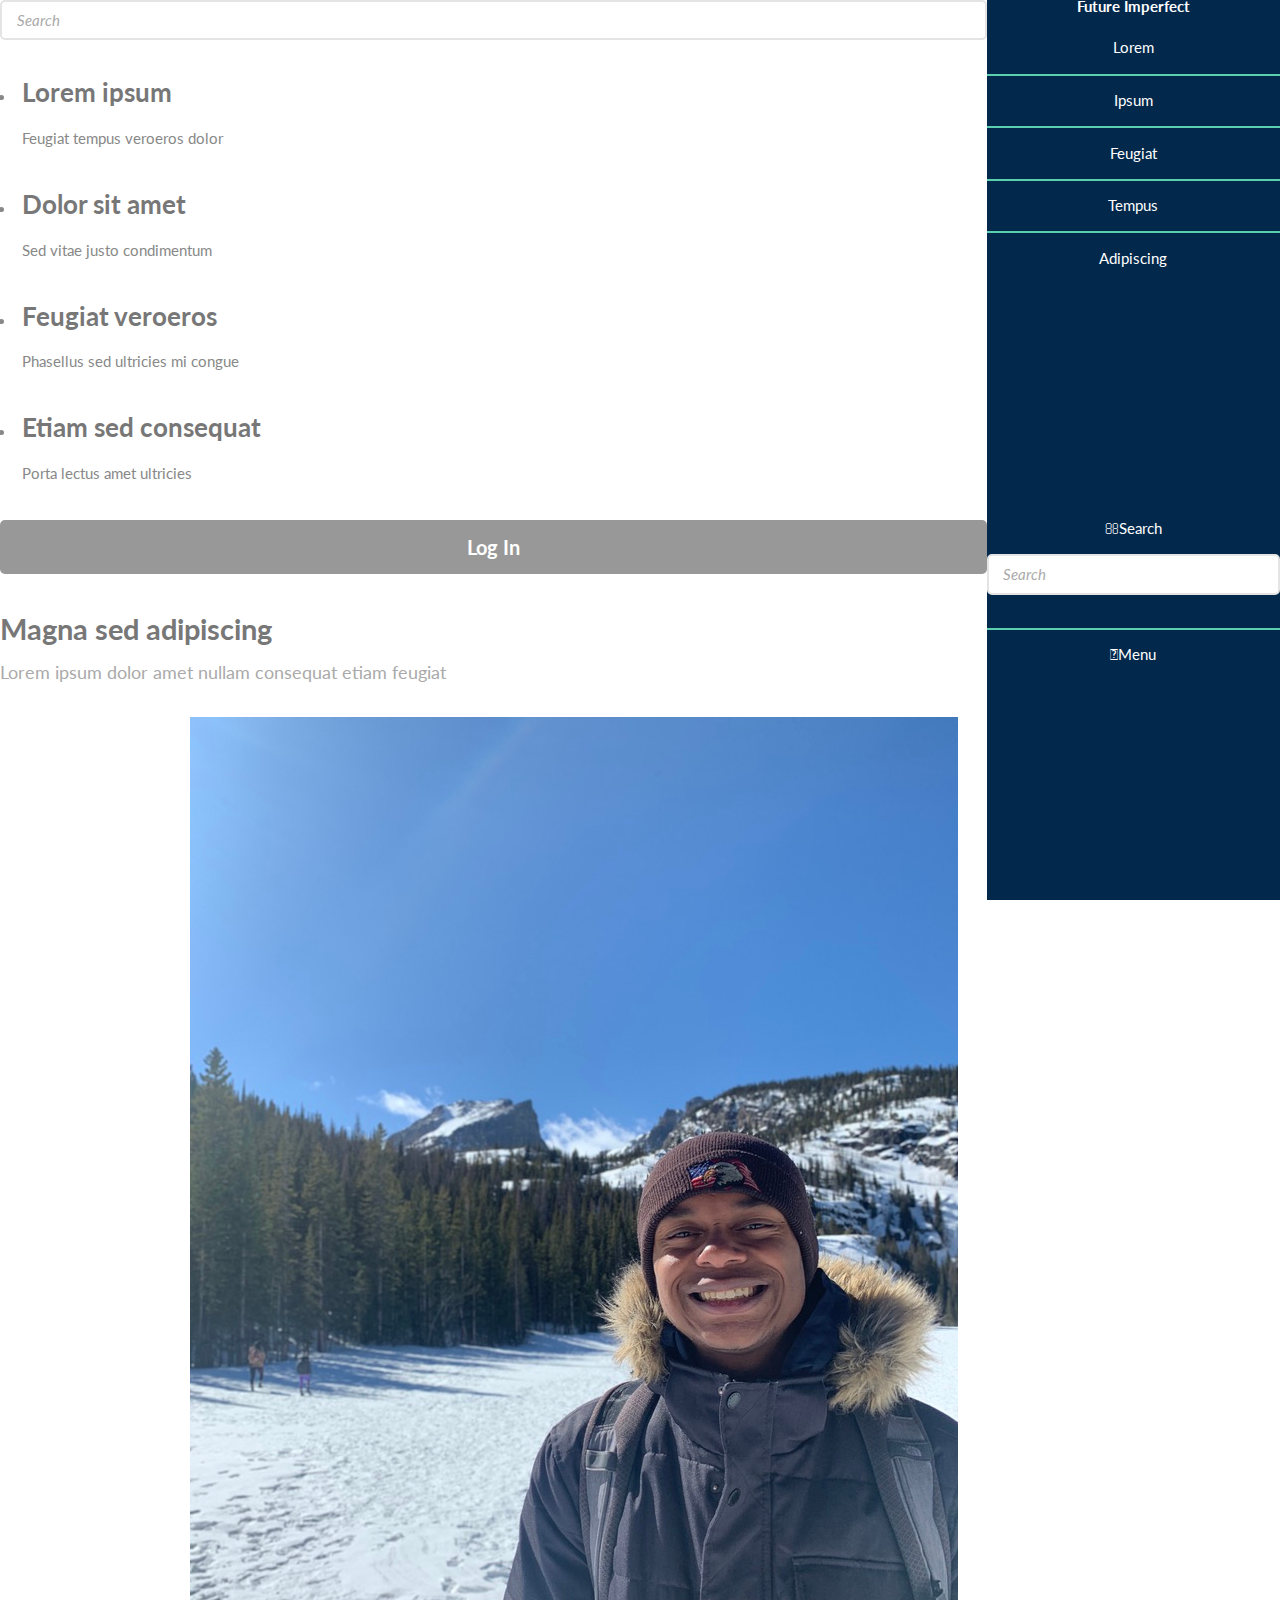
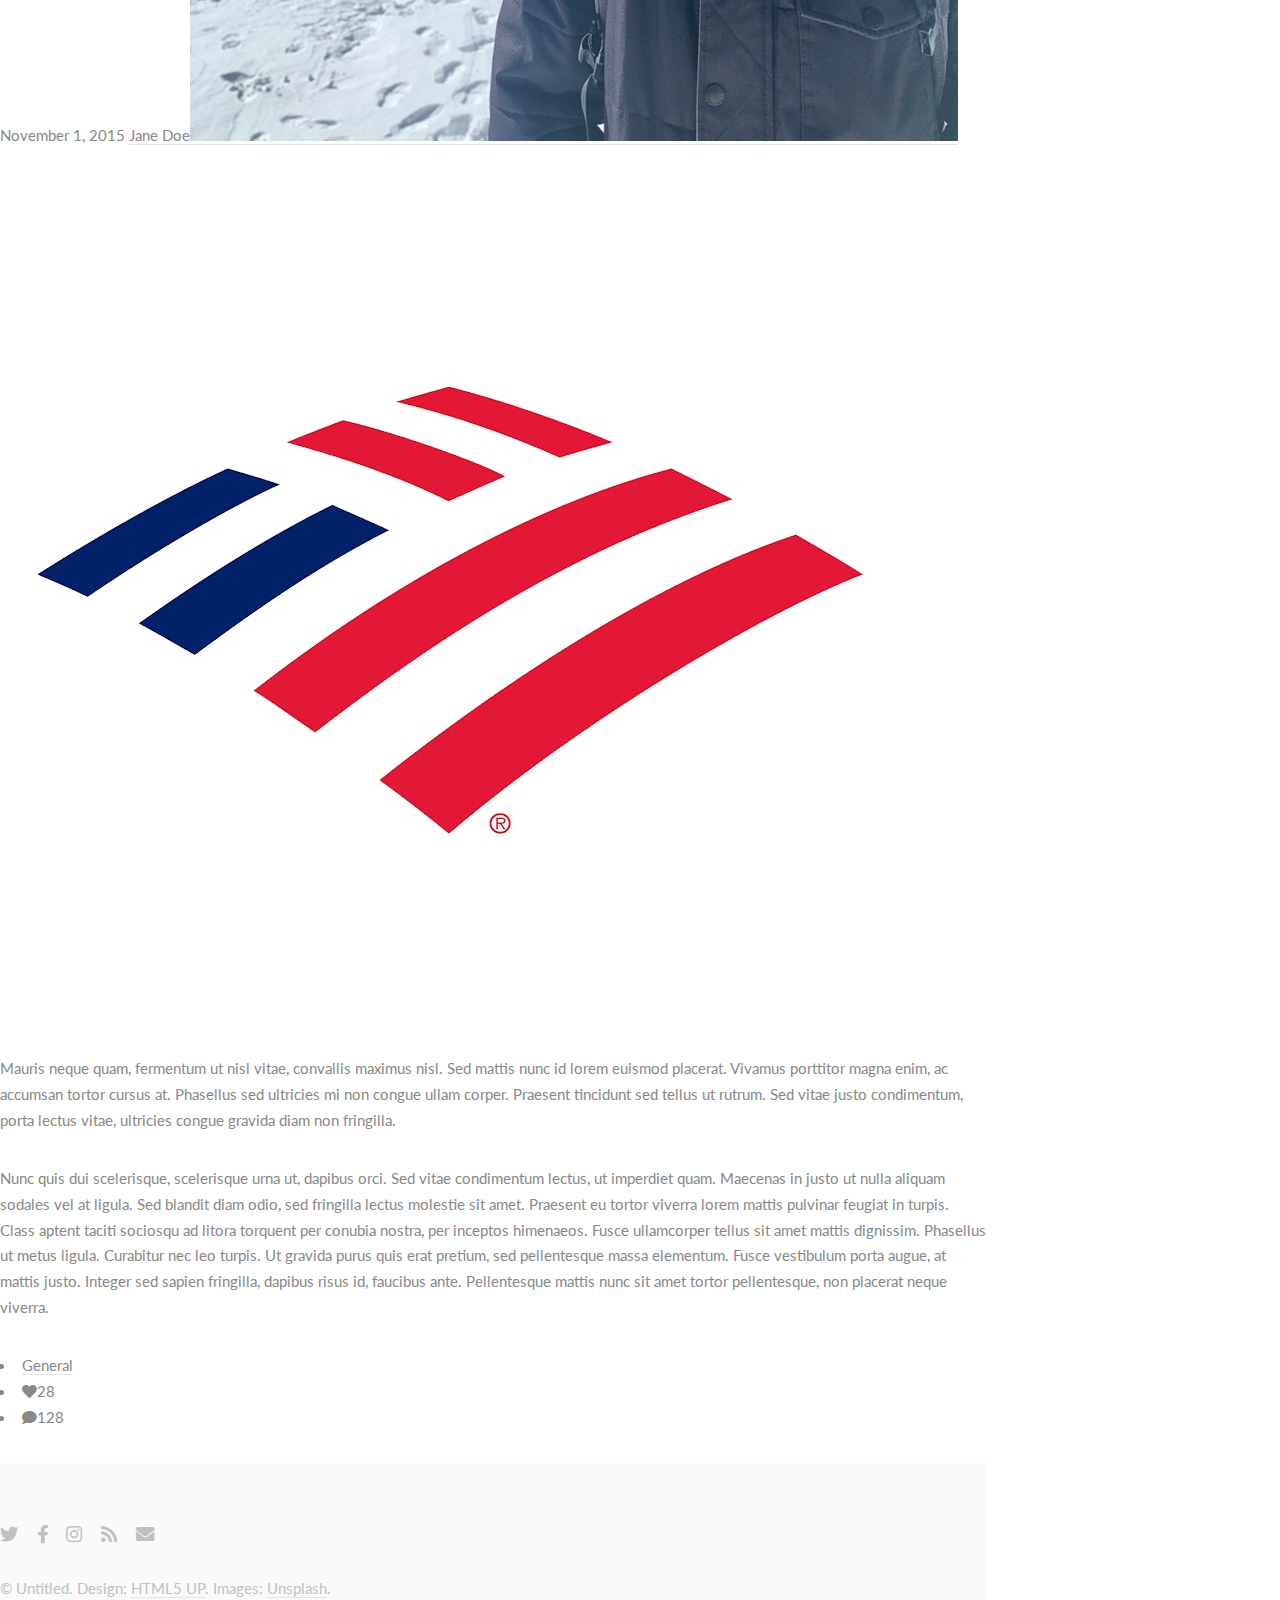
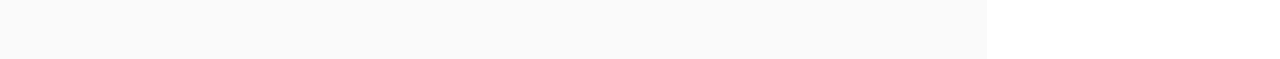
<file: single.html>
<!DOCTYPE HTML>
<!--
	Future Imperfect by HTML5 UP
	html5up.net | @ajlkn
	Free for personal and commercial use under the CCA 3.0 license (html5up.net/license)
-->
<html>
	<head>
		<title>Single - Future Imperfect by HTML5 UP</title>
		<meta charset="utf-8" />
		<meta name="viewport" content="width=device-width, initial-scale=1, user-scalable=no" />
		<link rel="stylesheet" href="assets/css/main.css" />
	</head>
	<body class="single is-preload">

		<!-- Wrapper -->
			<div id="wrapper">

				<!-- Header -->
					<header id="header">
						<h1><a href="index.html">Future Imperfect</a></h1>
						<nav class="links">
							<ul>
								<li><a href="#">Lorem</a></li>
								<li><a href="#">Ipsum</a></li>
								<li><a href="#">Feugiat</a></li>
								<li><a href="#">Tempus</a></li>
								<li><a href="#">Adipiscing</a></li>
							</ul>
						</nav>
						<nav class="main">
							<ul>
								<li class="search">
									<a class="fa-search" href="#search">Search</a>
									<form id="search" method="get" action="#">
										<input type="text" name="query" placeholder="Search" />
									</form>
								</li>
								<li class="menu">
									<a class="fa-bars" href="#menu">Menu</a>
								</li>
							</ul>
						</nav>
					</header>

				<!-- Menu -->
					<section id="menu">

						<!-- Search -->
							<section>
								<form class="search" method="get" action="#">
									<input type="text" name="query" placeholder="Search" />
								</form>
							</section>

						<!-- Links -->
							<section>
								<ul class="links">
									<li>
										<a href="#">
											<h3>Lorem ipsum</h3>
											<p>Feugiat tempus veroeros dolor</p>
										</a>
									</li>
									<li>
										<a href="#">
											<h3>Dolor sit amet</h3>
											<p>Sed vitae justo condimentum</p>
										</a>
									</li>
									<li>
										<a href="#">
											<h3>Feugiat veroeros</h3>
											<p>Phasellus sed ultricies mi congue</p>
										</a>
									</li>
									<li>
										<a href="#">
											<h3>Etiam sed consequat</h3>
											<p>Porta lectus amet ultricies</p>
										</a>
									</li>
								</ul>
							</section>

						<!-- Actions -->
							<section>
								<ul class="actions stacked">
									<li><a href="#" class="button large fit">Log In</a></li>
								</ul>
							</section>

					</section>

				<!-- Main -->
					<div id="main">

						<!-- Post -->
							<article class="post">
								<header>
									<div class="title">
										<h2><a href="#">Magna sed adipiscing</a></h2>
										<p>Lorem ipsum dolor amet nullam consequat etiam feugiat</p>
									</div>
									<div class="meta">
										<time class="published" datetime="2015-11-01">November 1, 2015</time>
										<a href="#" class="author"><span class="name">Jane Doe</span><img src="images/avatar.jpg" alt="" /></a>
									</div>
								</header>
								<span class="image featured"><img src="images/pic01.jpg" alt="" /></span>
								<p>Mauris neque quam, fermentum ut nisl vitae, convallis maximus nisl. Sed mattis nunc id lorem euismod placerat. Vivamus porttitor magna enim, ac accumsan tortor cursus at. Phasellus sed ultricies mi non congue ullam corper. Praesent tincidunt sed tellus ut rutrum. Sed vitae justo condimentum, porta lectus vitae, ultricies congue gravida diam non fringilla.</p>
								<p>Nunc quis dui scelerisque, scelerisque urna ut, dapibus orci. Sed vitae condimentum lectus, ut imperdiet quam. Maecenas in justo ut nulla aliquam sodales vel at ligula. Sed blandit diam odio, sed fringilla lectus molestie sit amet. Praesent eu tortor viverra lorem mattis pulvinar feugiat in turpis. Class aptent taciti sociosqu ad litora torquent per conubia nostra, per inceptos himenaeos. Fusce ullamcorper tellus sit amet mattis dignissim. Phasellus ut metus ligula. Curabitur nec leo turpis. Ut gravida purus quis erat pretium, sed pellentesque massa elementum. Fusce vestibulum porta augue, at mattis justo. Integer sed sapien fringilla, dapibus risus id, faucibus ante. Pellentesque mattis nunc sit amet tortor pellentesque, non placerat neque viverra. </p>
								<footer>
									<ul class="stats">
										<li><a href="#">General</a></li>
										<li><a href="#" class="icon solid fa-heart">28</a></li>
										<li><a href="#" class="icon solid fa-comment">128</a></li>
									</ul>
								</footer>
							</article>

					</div>

				<!-- Footer -->
					<section id="footer">
						<ul class="icons">
							<li><a href="#" class="icon brands fa-twitter"><span class="label">Twitter</span></a></li>
							<li><a href="#" class="icon brands fa-facebook-f"><span class="label">Facebook</span></a></li>
							<li><a href="#" class="icon brands fa-instagram"><span class="label">Instagram</span></a></li>
							<li><a href="#" class="icon solid fa-rss"><span class="label">RSS</span></a></li>
							<li><a href="#" class="icon solid fa-envelope"><span class="label">Email</span></a></li>
						</ul>
						<p class="copyright">&copy; Untitled. Design: <a href="http://html5up.net">HTML5 UP</a>. Images: <a href="http://unsplash.com">Unsplash</a>.</p>
					</section>

			</div>

		<!-- Scripts -->
			<script src="assets/js/jquery.min.js"></script>
			<script src="assets/js/browser.min.js"></script>
			<script src="assets/js/breakpoints.min.js"></script>
			<script src="assets/js/util.js"></script>
			<script src="assets/js/main.js"></script>

	</body>
</html>
</file>
<file: assets/css/main.css>
@import url("fontawesome-all.min.css");
@import url("https://fonts.googleapis.com/css?family=Lato:400,400italic,700,700italic|Source+Code+Pro:400");

/*
	Read Only by HTML5 UP
	html5up.net | @ajlkn
	Free for personal and commercial use under the CCA 3.0 license (html5up.net/license)
*/

html, body, div, span, applet, object,
iframe, h1, h2, h3, h4, h5, h6, p, blockquote,
pre, a, abbr, acronym, address, big, cite,
code, del, dfn, em, img, ins, kbd, q, s, samp,
small, strike, strong, sub, sup, tt, var, b,
u, i, center, dl, dt, dd, ol, ul, li, fieldset,
form, label, legend, table, caption, tbody,
tfoot, thead, tr, th, td, article, aside,
canvas, details, embed, figure, figcaption,
footer, header, hgroup, menu, nav, output, ruby,
section, summary, time, mark, audio, video {
	margin: 0;
	padding: 0;
	border: 0;
	font-size: 100%;
	font: inherit;
	vertical-align: baseline;}

article, aside, details, figcaption, figure,
footer, header, hgroup, menu, nav, section {
	display: block;}

body {
	line-height: 1;
}

ol, ul {
	list-style: none;
}

blockquote, q {
	quotes: none;
}

	blockquote:before, blockquote:after, q:before, q:after {
		content: '';
		content: none;
	}

table {
	border-collapse: collapse;
	border-spacing: 0;
}

body {
	-webkit-text-size-adjust: none;
}

mark {
	background-color: transparent;
	color: inherit;
}

input::-moz-focus-inner {
	border: 0;
	padding: 0;
}

input, select, textarea {
	-moz-appearance: none;
	-webkit-appearance: none;
	-ms-appearance: none;
	appearance: none;
}

/* Basic */

	html {
		box-sizing: border-box;
	}

	*, *:before, *:after {
		box-sizing: inherit;
	}

	body {
		background: #fff;
	}

		body.is-preload *, body.is-preload *:before, body.is-preload *:after {
			-moz-animation: none !important;
			-webkit-animation: none !important;
			-ms-animation: none !important;
			animation: none !important;
			-moz-transition: none !important;
			-webkit-transition: none !important;
			-ms-transition: none !important;
			transition: none !important;
		}

	body, input, select, textarea {
		color: #888;
		font-family: "Lato", sans-serif;
		font-size: 16pt;
		font-weight: 400;
		line-height: 1.75em;
	}

	a {
		-moz-transition: color 0.2s ease-in-out, border-color 0.2s ease-in-out;
		-webkit-transition: color 0.2s ease-in-out, border-color 0.2s ease-in-out;
		-ms-transition: color 0.2s ease-in-out, border-color 0.2s ease-in-out;
		transition: color 0.2s ease-in-out, border-color 0.2s ease-in-out;
		border-bottom: solid 1px #e4e4e4;
		color: inherit;
		text-decoration: none;
	}

		a:hover {
			border-bottom-color: transparent;
			color: #02284B  !important;
		}

	strong, b {
		color: #777;
		font-weight: 700;
	}

	em, i {
		font-style: italic;
	}

	p {
		margin: 0 0 2.25em 0;
	}

	h1, h2, h3, h4, h5, h6 {
		color: #777;
		font-weight: 700;
		line-height: 1em;
		margin: 0 0 0.5625em 0;
	}

		h1 a, h2 a, h3 a, h4 a, h5 a, h6 a {
			border: 0;
			color: inherit;
			text-decoration: none;
		}

	h2 {
		font-size: 2em;
		line-height: 1.5em;
	}

	h3 {
		font-size: 1.75em;
		line-height: 1.5em;
	}

	h4 {
		font-size: 1.25em;
		line-height: 1.5em;
	}

	h5 {
		font-size: 0.9em;
		line-height: 1.5em;
	}

	h6 {
		font-size: 0.7em;
		line-height: 1.5em;
	}

	sub {
		font-size: 0.8em;
		position: relative;
		top: 0.5em;
	}

	sup {
		font-size: 0.8em;
		position: relative;
		top: -0.5em;
	}

	hr {
		border: 0;
		border-bottom: solid 2px #f4f4f4;
		margin: 2.25em 0;
	}

		hr.major {
			margin: 3.375em 0;
		}

	blockquote {
		border-left: solid 8px #e4e4e4;
		font-style: italic;
		margin: 0 0 2.25em 0;
		padding: 0.5em 0 0.5em 2em;
	}

	code {
		background: #555;
		border-radius: 5px;
		color: #fff;
		font-family: "Source Code Pro", monospace;
		font-size: 0.9em;
		margin: 0 0.25em;
		padding: 0.25em 0.65em;
	}

	pre {
		font-family: "Source Code Pro", monospace;
		font-size: 0.9em;
		margin: 0 0 2.25em 0;
	}

		pre code {
			-webkit-overflow-scrolling: touch;
			display: block;
			line-height: 1.5em;
			overflow-x: auto;
			padding: 1em 1.5em;
		}

	.align-left {
		text-align: left;
	}

	.align-center {
		text-align: center;
	}

	.align-right {
		text-align: right;
	}

/* Row */

	.row {
		display: flex;
		flex-wrap: wrap;
		box-sizing: border-box;
		align-items: stretch;
	}

		.row > * {
			box-sizing: border-box;
		}

		.row.gtr-uniform > * > :last-child {
			margin-bottom: 0;
		}

		.row.aln-left {
			justify-content: flex-start;
		}

		.row.aln-center {
			justify-content: center;
		}

		.row.aln-right {
			justify-content: flex-end;
		}

		.row.aln-top {
			align-items: flex-start;
		}

		.row.aln-middle {
			align-items: center;
		}

		.row.aln-bottom {
			align-items: flex-end;
		}

		.row > .imp {
			order: -1;
		}

		.row > .col-1 {
			width: 8.33333%;
		}

		.row > .off-1 {
			margin-left: 8.33333%;
		}

		.row > .col-2 {
			width: 16.66667%;
		}

		.row > .off-2 {
			margin-left: 16.66667%;
		}

		.row > .col-3 {
			width: 25%;
		}

		.row > .off-3 {
			margin-left: 25%;
		}

		.row > .col-4 {
			width: 33.33333%;
		}

		.row > .off-4 {
			margin-left: 33.33333%;
		}

		.row > .col-5 {
			width: 41.66667%;
		}

		.row > .off-5 {
			margin-left: 41.66667%;
		}

		.row > .col-6 {
			width: 50%;
		}

		.row > .off-6 {
			margin-left: 50%;
		}

		.row > .col-7 {
			width: 58.33333%;
		}

		.row > .off-7 {
			margin-left: 58.33333%;
		}

		.row > .col-8 {
			width: 66.66667%;
		}

		.row > .off-8 {
			margin-left: 66.66667%;
		}

		.row > .col-9 {
			width: 75%;
		}

		.row > .off-9 {
			margin-left: 75%;
		}

		.row > .col-10 {
			width: 83.33333%;
		}

		.row > .off-10 {
			margin-left: 83.33333%;
		}

		.row > .col-11 {
			width: 91.66667%;
		}

		.row > .off-11 {
			margin-left: 91.66667%;
		}

		.row > .col-12 {
			width: 100%;
		}

		.row > .off-12 {
			margin-left: 100%;
		}

		.row.gtr-0 {
			margin-top: 0;
			margin-left: 0em;
		}

			.row.gtr-0 > * {
				padding: 0 0 0 0em;
			}

			.row.gtr-0.gtr-uniform {
				margin-top: 0em;
			}

				.row.gtr-0.gtr-uniform > * {
					padding-top: 0em;
				}

		.row.gtr-25 {
			margin-top: 0;
			margin-left: -0.5em;
		}

			.row.gtr-25 > * {
				padding: 0 0 0 0.5em;
			}

			.row.gtr-25.gtr-uniform {
				margin-top: -0.5em;
			}

				.row.gtr-25.gtr-uniform > * {
					padding-top: 0.5em;
				}

		.row.gtr-50 {
			margin-top: 0;
			margin-left: -1em;
		}

			.row.gtr-50 > * {
				padding: 0 0 0 1em;
			}

			.row.gtr-50.gtr-uniform {
				margin-top: -1em;
			}

				.row.gtr-50.gtr-uniform > * {
					padding-top: 1em;
				}

		.row {
			margin-top: 0;
			margin-left: -2em;
		}

			.row > * {
				padding: 0 0 0 2em;
			}

			.row.gtr-uniform {
				margin-top: -2em;
			}

				.row.gtr-uniform > * {
					padding-top: 2em;
				}

		.row.gtr-150 {
			margin-top: 0;
			margin-left: -3em;
		}

			.row.gtr-150 > * {
				padding: 0 0 0 3em;
			}

			.row.gtr-150.gtr-uniform {
				margin-top: -3em;
			}

				.row.gtr-150.gtr-uniform > * {
					padding-top: 3em;
				}

		.row.gtr-200 {
			margin-top: 0;
			margin-left: -4em;
		}

			.row.gtr-200 > * {
				padding: 0 0 0 4em;
			}

			.row.gtr-200.gtr-uniform {
				margin-top: -4em;
			}

				.row.gtr-200.gtr-uniform > * {
					padding-top: 4em;
				}

		@media screen and (max-width: 1680px) {

			.row {
				display: flex;
				flex-wrap: wrap;
				box-sizing: border-box;
				align-items: stretch;
			}

				.row > * {
					box-sizing: border-box;
				}

				.row.gtr-uniform > * > :last-child {
					margin-bottom: 0;
				}

				.row.aln-left {
					justify-content: flex-start;
				}

				.row.aln-center {
					justify-content: center;
				}

				.row.aln-right {
					justify-content: flex-end;
				}

				.row.aln-top {
					align-items: flex-start;
				}

				.row.aln-middle {
					align-items: center;
				}

				.row.aln-bottom {
					align-items: flex-end;
				}

				.row > .imp-xlarge {
					order: -1;
				}

				.row > .col-1-xlarge {
					width: 8.33333%;
				}

				.row > .off-1-xlarge {
					margin-left: 8.33333%;
				}

				.row > .col-2-xlarge {
					width: 16.66667%;
				}

				.row > .off-2-xlarge {
					margin-left: 16.66667%;
				}

				.row > .col-3-xlarge {
					width: 25%;
				}

				.row > .off-3-xlarge {
					margin-left: 25%;
				}

				.row > .col-4-xlarge {
					width: 33.33333%;
				}

				.row > .off-4-xlarge {
					margin-left: 33.33333%;
				}

				.row > .col-5-xlarge {
					width: 41.66667%;
				}

				.row > .off-5-xlarge {
					margin-left: 41.66667%;
				}

				.row > .col-6-xlarge {
					width: 50%;
				}

				.row > .off-6-xlarge {
					margin-left: 50%;
				}

				.row > .col-7-xlarge {
					width: 58.33333%;
				}

				.row > .off-7-xlarge {
					margin-left: 58.33333%;
				}

				.row > .col-8-xlarge {
					width: 66.66667%;
				}

				.row > .off-8-xlarge {
					margin-left: 66.66667%;
				}

				.row > .col-9-xlarge {
					width: 75%;
				}

				.row > .off-9-xlarge {
					margin-left: 75%;
				}

				.row > .col-10-xlarge {
					width: 83.33333%;
				}

				.row > .off-10-xlarge {
					margin-left: 83.33333%;
				}

				.row > .col-11-xlarge {
					width: 91.66667%;
				}

				.row > .off-11-xlarge {
					margin-left: 91.66667%;
				}

				.row > .col-12-xlarge {
					width: 100%;
				}

				.row > .off-12-xlarge {
					margin-left: 100%;
				}

				.row.gtr-0 {
					margin-top: 0;
					margin-left: 0em;
				}

					.row.gtr-0 > * {
						padding: 0 0 0 0em;
					}

					.row.gtr-0.gtr-uniform {
						margin-top: 0em;
					}

						.row.gtr-0.gtr-uniform > * {
							padding-top: 0em;
						}

				.row.gtr-25 {
					margin-top: 0;
					margin-left: -0.5em;
				}

					.row.gtr-25 > * {
						padding: 0 0 0 0.5em;
					}

					.row.gtr-25.gtr-uniform {
						margin-top: -0.5em;
					}

						.row.gtr-25.gtr-uniform > * {
							padding-top: 0.5em;
						}

				.row.gtr-50 {
					margin-top: 0;
					margin-left: -1em;
				}

					.row.gtr-50 > * {
						padding: 0 0 0 1em;
					}

					.row.gtr-50.gtr-uniform {
						margin-top: -1em;
					}

						.row.gtr-50.gtr-uniform > * {
							padding-top: 1em;
						}

				.row {
					margin-top: 0;
					margin-left: -2em;
				}

					.row > * {
						padding: 0 0 0 2em;
					}

					.row.gtr-uniform {
						margin-top: -2em;
					}

						.row.gtr-uniform > * {
							padding-top: 2em;
						}

				.row.gtr-150 {
					margin-top: 0;
					margin-left: -3em;
				}

					.row.gtr-150 > * {
						padding: 0 0 0 3em;
					}

					.row.gtr-150.gtr-uniform {
						margin-top: -3em;
					}

						.row.gtr-150.gtr-uniform > * {
							padding-top: 3em;
						}

				.row.gtr-200 {
					margin-top: 0;
					margin-left: -4em;
				}

					.row.gtr-200 > * {
						padding: 0 0 0 4em;
					}

					.row.gtr-200.gtr-uniform {
						margin-top: -4em;
					}

						.row.gtr-200.gtr-uniform > * {
							padding-top: 4em;
						}

		}

		@media screen and (max-width: 1280px) {

			.row {
				display: flex;
				flex-wrap: wrap;
				box-sizing: border-box;
				align-items: stretch;
			}

				.row > * {
					box-sizing: border-box;
				}

				.row.gtr-uniform > * > :last-child {
					margin-bottom: 0;
				}

				.row.aln-left {
					justify-content: flex-start;
				}

				.row.aln-center {
					justify-content: center;
				}

				.row.aln-right {
					justify-content: flex-end;
				}

				.row.aln-top {
					align-items: flex-start;
				}

				.row.aln-middle {
					align-items: center;
				}

				.row.aln-bottom {
					align-items: flex-end;
				}

				.row > .imp-large {
					order: -1;
				}

				.row > .col-1-large {
					width: 8.33333%;
				}

				.row > .off-1-large {
					margin-left: 8.33333%;
				}

				.row > .col-2-large {
					width: 16.66667%;
				}

				.row > .off-2-large {
					margin-left: 16.66667%;
				}

				.row > .col-3-large {
					width: 25%;
				}

				.row > .off-3-large {
					margin-left: 25%;
				}

				.row > .col-4-large {
					width: 33.33333%;
				}

				.row > .off-4-large {
					margin-left: 33.33333%;
				}

				.row > .col-5-large {
					width: 41.66667%;
				}

				.row > .off-5-large {
					margin-left: 41.66667%;
				}

				.row > .col-6-large {
					width: 50%;
				}

				.row > .off-6-large {
					margin-left: 50%;
				}

				.row > .col-7-large {
					width: 58.33333%;
				}

				.row > .off-7-large {
					margin-left: 58.33333%;
				}

				.row > .col-8-large {
					width: 66.66667%;
				}

				.row > .off-8-large {
					margin-left: 66.66667%;
				}

				.row > .col-9-large {
					width: 75%;
				}

				.row > .off-9-large {
					margin-left: 75%;
				}

				.row > .col-10-large {
					width: 83.33333%;
				}

				.row > .off-10-large {
					margin-left: 83.33333%;
				}

				.row > .col-11-large {
					width: 91.66667%;
				}

				.row > .off-11-large {
					margin-left: 91.66667%;
				}

				.row > .col-12-large {
					width: 100%;
				}

				.row > .off-12-large {
					margin-left: 100%;
				}

				.row.gtr-0 {
					margin-top: 0;
					margin-left: 0em;
				}

					.row.gtr-0 > * {
						padding: 0 0 0 0em;
					}

					.row.gtr-0.gtr-uniform {
						margin-top: 0em;
					}

						.row.gtr-0.gtr-uniform > * {
							padding-top: 0em;
						}

				.row.gtr-25 {
					margin-top: 0;
					margin-left: -0.375em;
				}

					.row.gtr-25 > * {
						padding: 0 0 0 0.375em;
					}

					.row.gtr-25.gtr-uniform {
						margin-top: -0.375em;
					}

						.row.gtr-25.gtr-uniform > * {
							padding-top: 0.375em;
						}

				.row.gtr-50 {
					margin-top: 0;
					margin-left: -0.75em;
				}

					.row.gtr-50 > * {
						padding: 0 0 0 0.75em;
					}

					.row.gtr-50.gtr-uniform {
						margin-top: -0.75em;
					}

						.row.gtr-50.gtr-uniform > * {
							padding-top: 0.75em;
						}

				.row {
					margin-top: 0;
					margin-left: -1.5em;
				}

					.row > * {
						padding: 0 0 0 1.5em;
					}

					.row.gtr-uniform {
						margin-top: -1.5em;
					}

						.row.gtr-uniform > * {
							padding-top: 1.5em;
						}

				.row.gtr-150 {
					margin-top: 0;
					margin-left: -2.25em;
				}

					.row.gtr-150 > * {
						padding: 0 0 0 2.25em;
					}

					.row.gtr-150.gtr-uniform {
						margin-top: -2.25em;
					}

						.row.gtr-150.gtr-uniform > * {
							padding-top: 2.25em;
						}

				.row.gtr-200 {
					margin-top: 0;
					margin-left: -3em;
				}

					.row.gtr-200 > * {
						padding: 0 0 0 3em;
					}

					.row.gtr-200.gtr-uniform {
						margin-top: -3em;
					}

						.row.gtr-200.gtr-uniform > * {
							padding-top: 3em;
						}

		}

		@media screen and (max-width: 1024px) {

			.row {
				display: flex;
				flex-wrap: wrap;
				box-sizing: border-box;
				align-items: stretch;
			}

				.row > * {
					box-sizing: border-box;
				}

				.row.gtr-uniform > * > :last-child {
					margin-bottom: 0;
				}

				.row.aln-left {
					justify-content: flex-start;
				}

				.row.aln-center {
					justify-content: center;
				}

				.row.aln-right {
					justify-content: flex-end;
				}

				.row.aln-top {
					align-items: flex-start;
				}

				.row.aln-middle {
					align-items: center;
				}

				.row.aln-bottom {
					align-items: flex-end;
				}

				.row > .imp-medium {
					order: -1;
				}

				.row > .col-1-medium {
					width: 8.33333%;
				}

				.row > .off-1-medium {
					margin-left: 8.33333%;
				}

				.row > .col-2-medium {
					width: 16.66667%;
				}

				.row > .off-2-medium {
					margin-left: 16.66667%;
				}

				.row > .col-3-medium {
					width: 25%;
				}

				.row > .off-3-medium {
					margin-left: 25%;
				}

				.row > .col-4-medium {
					width: 33.33333%;
				}

				.row > .off-4-medium {
					margin-left: 33.33333%;
				}

				.row > .col-5-medium {
					width: 41.66667%;
				}

				.row > .off-5-medium {
					margin-left: 41.66667%;
				}

				.row > .col-6-medium {
					width: 50%;
				}

				.row > .off-6-medium {
					margin-left: 50%;
				}

				.row > .col-7-medium {
					width: 58.33333%;
				}

				.row > .off-7-medium {
					margin-left: 58.33333%;
				}

				.row > .col-8-medium {
					width: 66.66667%;
				}

				.row > .off-8-medium {
					margin-left: 66.66667%;
				}

				.row > .col-9-medium {
					width: 75%;
				}

				.row > .off-9-medium {
					margin-left: 75%;
				}

				.row > .col-10-medium {
					width: 83.33333%;
				}

				.row > .off-10-medium {
					margin-left: 83.33333%;
				}

				.row > .col-11-medium {
					width: 91.66667%;
				}

				.row > .off-11-medium {
					margin-left: 91.66667%;
				}

				.row > .col-12-medium {
					width: 100%;
				}

				.row > .off-12-medium {
					margin-left: 100%;
				}

				.row.gtr-0 {
					margin-top: 0;
					margin-left: 0em;
				}

					.row.gtr-0 > * {
						padding: 0 0 0 0em;
					}

					.row.gtr-0.gtr-uniform {
						margin-top: 0em;
					}

						.row.gtr-0.gtr-uniform > * {
							padding-top: 0em;
						}

				.row.gtr-25 {
					margin-top: 0;
					margin-left: -0.375em;
				}

					.row.gtr-25 > * {
						padding: 0 0 0 0.375em;
					}

					.row.gtr-25.gtr-uniform {
						margin-top: -0.375em;
					}

						.row.gtr-25.gtr-uniform > * {
							padding-top: 0.375em;
						}

				.row.gtr-50 {
					margin-top: 0;
					margin-left: -0.75em;
				}

					.row.gtr-50 > * {
						padding: 0 0 0 0.75em;
					}

					.row.gtr-50.gtr-uniform {
						margin-top: -0.75em;
					}

						.row.gtr-50.gtr-uniform > * {
							padding-top: 0.75em;
						}

				.row {
					margin-top: 0;
					margin-left: -1.5em;
				}

					.row > * {
						padding: 0 0 0 1.5em;
					}

					.row.gtr-uniform {
						margin-top: -1.5em;
					}

						.row.gtr-uniform > * {
							padding-top: 1.5em;
						}

				.row.gtr-150 {
					margin-top: 0;
					margin-left: -2.25em;
				}

					.row.gtr-150 > * {
						padding: 0 0 0 2.25em;
					}

					.row.gtr-150.gtr-uniform {
						margin-top: -2.25em;
					}

						.row.gtr-150.gtr-uniform > * {
							padding-top: 2.25em;
						}

				.row.gtr-200 {
					margin-top: 0;
					margin-left: -3em;
				}

					.row.gtr-200 > * {
						padding: 0 0 0 3em;
					}

					.row.gtr-200.gtr-uniform {
						margin-top: -3em;
					}

						.row.gtr-200.gtr-uniform > * {
							padding-top: 3em;
						}

		}

		@media screen and (max-width: 736px) {

			.row {
				display: flex;
				flex-wrap: wrap;
				box-sizing: border-box;
				align-items: stretch;
			}

				.row > * {
					box-sizing: border-box;
				}

				.row.gtr-uniform > * > :last-child {
					margin-bottom: 0;
				}

				.row.aln-left {
					justify-content: flex-start;
				}

				.row.aln-center {
					justify-content: center;
				}

				.row.aln-right {
					justify-content: flex-end;
				}

				.row.aln-top {
					align-items: flex-start;
				}

				.row.aln-middle {
					align-items: center;
				}

				.row.aln-bottom {
					align-items: flex-end;
				}

				.row > .imp-small {
					order: -1;
				}

				.row > .col-1-small {
					width: 8.33333%;
				}

				.row > .off-1-small {
					margin-left: 8.33333%;
				}

				.row > .col-2-small {
					width: 16.66667%;
				}

				.row > .off-2-small {
					margin-left: 16.66667%;
				}

				.row > .col-3-small {
					width: 25%;
				}

				.row > .off-3-small {
					margin-left: 25%;
				}

				.row > .col-4-small {
					width: 33.33333%;
				}

				.row > .off-4-small {
					margin-left: 33.33333%;
				}

				.row > .col-5-small {
					width: 41.66667%;
				}

				.row > .off-5-small {
					margin-left: 41.66667%;
				}

				.row > .col-6-small {
					width: 50%;
				}

				.row > .off-6-small {
					margin-left: 50%;
				}

				.row > .col-7-small {
					width: 58.33333%;
				}

				.row > .off-7-small {
					margin-left: 58.33333%;
				}

				.row > .col-8-small {
					width: 66.66667%;
				}

				.row > .off-8-small {
					margin-left: 66.66667%;
				}

				.row > .col-9-small {
					width: 75%;
				}

				.row > .off-9-small {
					margin-left: 75%;
				}

				.row > .col-10-small {
					width: 83.33333%;
				}

				.row > .off-10-small {
					margin-left: 83.33333%;
				}

				.row > .col-11-small {
					width: 91.66667%;
				}

				.row > .off-11-small {
					margin-left: 91.66667%;
				}

				.row > .col-12-small {
					width: 100%;
				}

				.row > .off-12-small {
					margin-left: 100%;
				}

				.row.gtr-0 {
					margin-top: 0;
					margin-left: 0em;
				}

					.row.gtr-0 > * {
						padding: 0 0 0 0em;
					}

					.row.gtr-0.gtr-uniform {
						margin-top: 0em;
					}

						.row.gtr-0.gtr-uniform > * {
							padding-top: 0em;
						}

				.row.gtr-25 {
					margin-top: 0;
					margin-left: -0.3125em;
				}

					.row.gtr-25 > * {
						padding: 0 0 0 0.3125em;
					}

					.row.gtr-25.gtr-uniform {
						margin-top: -0.3125em;
					}

						.row.gtr-25.gtr-uniform > * {
							padding-top: 0.3125em;
						}

				.row.gtr-50 {
					margin-top: 0;
					margin-left: -0.625em;
				}

					.row.gtr-50 > * {
						padding: 0 0 0 0.625em;
					}

					.row.gtr-50.gtr-uniform {
						margin-top: -0.625em;
					}

						.row.gtr-50.gtr-uniform > * {
							padding-top: 0.625em;
						}

				.row {
					margin-top: 0;
					margin-left: -1.25em;
				}

					.row > * {
						padding: 0 0 0 1.25em;
					}

					.row.gtr-uniform {
						margin-top: -1.25em;
					}

						.row.gtr-uniform > * {
							padding-top: 1.25em;
						}

				.row.gtr-150 {
					margin-top: 0;
					margin-left: -1.875em;
				}

					.row.gtr-150 > * {
						padding: 0 0 0 1.875em;
					}

					.row.gtr-150.gtr-uniform {
						margin-top: -1.875em;
					}

						.row.gtr-150.gtr-uniform > * {
							padding-top: 1.875em;
						}

				.row.gtr-200 {
					margin-top: 0;
					margin-left: -2.5em;
				}

					.row.gtr-200 > * {
						padding: 0 0 0 2.5em;
					}

					.row.gtr-200.gtr-uniform {
						margin-top: -2.5em;
					}

						.row.gtr-200.gtr-uniform > * {
							padding-top: 2.5em;
						}

		}

		@media screen and (max-width: 480px) {

			.row {
				display: flex;
				flex-wrap: wrap;
				box-sizing: border-box;
				align-items: stretch;
			}

				.row > * {
					box-sizing: border-box;
				}

				.row.gtr-uniform > * > :last-child {
					margin-bottom: 0;
				}

				.row.aln-left {
					justify-content: flex-start;
				}

				.row.aln-center {
					justify-content: center;
				}

				.row.aln-right {
					justify-content: flex-end;
				}

				.row.aln-top {
					align-items: flex-start;
				}

				.row.aln-middle {
					align-items: center;
				}

				.row.aln-bottom {
					align-items: flex-end;
				}

				.row > .imp-xsmall {
					order: -1;
				}

				.row > .col-1-xsmall {
					width: 8.33333%;
				}

				.row > .off-1-xsmall {
					margin-left: 8.33333%;
				}

				.row > .col-2-xsmall {
					width: 16.66667%;
				}

				.row > .off-2-xsmall {
					margin-left: 16.66667%;
				}

				.row > .col-3-xsmall {
					width: 25%;
				}

				.row > .off-3-xsmall {
					margin-left: 25%;
				}

				.row > .col-4-xsmall {
					width: 33.33333%;
				}

				.row > .off-4-xsmall {
					margin-left: 33.33333%;
				}

				.row > .col-5-xsmall {
					width: 41.66667%;
				}

				.row > .off-5-xsmall {
					margin-left: 41.66667%;
				}

				.row > .col-6-xsmall {
					width: 50%;
				}

				.row > .off-6-xsmall {
					margin-left: 50%;
				}

				.row > .col-7-xsmall {
					width: 58.33333%;
				}

				.row > .off-7-xsmall {
					margin-left: 58.33333%;
				}

				.row > .col-8-xsmall {
					width: 66.66667%;
				}

				.row > .off-8-xsmall {
					margin-left: 66.66667%;
				}

				.row > .col-9-xsmall {
					width: 75%;
				}

				.row > .off-9-xsmall {
					margin-left: 75%;
				}

				.row > .col-10-xsmall {
					width: 83.33333%;
				}

				.row > .off-10-xsmall {
					margin-left: 83.33333%;
				}

				.row > .col-11-xsmall {
					width: 91.66667%;
				}

				.row > .off-11-xsmall {
					margin-left: 91.66667%;
				}

				.row > .col-12-xsmall {
					width: 100%;
				}

				.row > .off-12-xsmall {
					margin-left: 100%;
				}

				.row.gtr-0 {
					margin-top: 0;
					margin-left: 0em;
				}

					.row.gtr-0 > * {
						padding: 0 0 0 0em;
					}

					.row.gtr-0.gtr-uniform {
						margin-top: 0em;
					}

						.row.gtr-0.gtr-uniform > * {
							padding-top: 0em;
						}

				.row.gtr-25 {
					margin-top: 0;
					margin-left: -0.3125em;
				}

					.row.gtr-25 > * {
						padding: 0 0 0 0.3125em;
					}

					.row.gtr-25.gtr-uniform {
						margin-top: -0.3125em;
					}

						.row.gtr-25.gtr-uniform > * {
							padding-top: 0.3125em;
						}

				.row.gtr-50 {
					margin-top: 0;
					margin-left: -0.625em;
				}

					.row.gtr-50 > * {
						padding: 0 0 0 0.625em;
					}

					.row.gtr-50.gtr-uniform {
						margin-top: -0.625em;
					}

						.row.gtr-50.gtr-uniform > * {
							padding-top: 0.625em;
						}

				.row {
					margin-top: 0;
					margin-left: -1.25em;
				}

					.row > * {
						padding: 0 0 0 1.25em;
					}

					.row.gtr-uniform {
						margin-top: -1.25em;
					}

						.row.gtr-uniform > * {
							padding-top: 1.25em;
						}

				.row.gtr-150 {
					margin-top: 0;
					margin-left: -1.875em;
				}

					.row.gtr-150 > * {
						padding: 0 0 0 1.875em;
					}

					.row.gtr-150.gtr-uniform {
						margin-top: -1.875em;
					}

						.row.gtr-150.gtr-uniform > * {
							padding-top: 1.875em;
						}

				.row.gtr-200 {
					margin-top: 0;
					margin-left: -2.5em;
				}

					.row.gtr-200 > * {
						padding: 0 0 0 2.5em;
					}

					.row.gtr-200.gtr-uniform {
						margin-top: -2.5em;
					}

						.row.gtr-200.gtr-uniform > * {
							padding-top: 2.5em;
						}

		}

/* Container */

	.container {
		margin: 0 auto;
		max-width: calc(100% - 4.5em);
		width: 45em;
	}

		.container.xsmall {
			width: 11.25em;
		}

		.container.small {
			width: 22.5em;
		}

		.container.medium {
			width: 33.75em;
		}

		.container.large {
			width: 56.25em;
		}

		.container.xlarge {
			width: 67.5em;
		}

		.container.max {
			width: 100%;
		}

		@media screen and (max-width: 1024px) {

			.container {
				width: 100% !important;
			}

		}

		@media screen and (max-width: 480px) {

			.container {
				max-width: calc(100% - 3.375em);
			}

		}

/* Section/Article */

	section.special, article.special {
		text-align: center;
	}

	header p {
		color: #aaa;
		position: relative;
		margin: 0 0 1.6875em 0;
	}

	header h2 + p {
		font-size: 1.25em;
		margin-top: -0.5em;
		line-height: 1.5em;
	}

	header h3 + p {
		font-size: 1.1em;
		margin-top: -0.35em;
		line-height: 1.5em;
	}

	header h4 + p,
	header h5 + p,
	header h6 + p {
		font-size: 0.9em;
		margin-top: -0.25em;
		line-height: 1.5em;
	}

	header.major h2 {
		color: #02284B ;
		font-size: 3.5em;
	}

		header.major h2 + p {
			color: #777;
			font-size: 1.75em;
			font-weight: 700;
			margin-top: -0.75em;
		}

/* Form */

	form {
		margin: 0 0 2.25em 0;
	}

	label {
		color: #777;
		display: block;
		font-size: 0.9em;
		font-weight: 700;
		margin: 0 0 1.125em 0;
	}

	input::-moz-focus-inner {
		border: 0;
		padding: 0;
	}

	input[type="text"],
	input[type="password"],
	input[type="email"],
	select,
	textarea {
		-moz-appearance: none;
		-webkit-appearance: none;
		-ms-appearance: none;
		appearance: none;
		border-radius: 5px;
		border: none;
		border: solid 2px #e4e4e4;
		color: inherit;
		display: block;
		outline: 0;
		padding: 0 1em;
		text-decoration: none;
		width: 100%;
	}

		input[type="text"]:invalid,
		input[type="password"]:invalid,
		input[type="email"]:invalid,
		select:invalid,
		textarea:invalid {
			box-shadow: none;
		}

		input[type="text"]:focus,
		input[type="password"]:focus,
		input[type="email"]:focus,
		select:focus,
		textarea:focus {
			border-color: #02284B ;
		}

	select {
		background-image: url("data:image/svg+xml;charset=utf8,%3Csvg xmlns='http://www.w3.org/2000/svg' width='40' height='40' preserveAspectRatio='none' viewBox='0 0 40 40'%3E%3Cpath d='M9.4,12.3l10.4,10.4l10.4-10.4c0.2-0.2,0.5-0.4,0.9-0.4c0.3,0,0.6,0.1,0.9,0.4l3.3,3.3c0.2,0.2,0.4,0.5,0.4,0.9 c0,0.4-0.1,0.6-0.4,0.9L20.7,31.9c-0.2,0.2-0.5,0.4-0.9,0.4c-0.3,0-0.6-0.1-0.9-0.4L4.3,17.3c-0.2-0.2-0.4-0.5-0.4-0.9 c0-0.4,0.1-0.6,0.4-0.9l3.3-3.3c0.2-0.2,0.5-0.4,0.9-0.4S9.1,12.1,9.4,12.3z' fill='%23e4e4e4' /%3E%3C/svg%3E");
		background-size: 1.25em;
		background-repeat: no-repeat;
		background-position: calc(100% - 1em) center;
		height: 2.75em;
		padding-right: 2.75em;
		text-overflow: ellipsis;
	}

		select option {
			color: #777;
			background: #fff;
		}

		select:focus::-ms-value {
			background-color: transparent;
		}

		select::-ms-expand {
			display: none;
		}

	input[type="text"],
	input[type="password"],
	input[type="email"],
	select {
		height: 2.75em;
	}

	textarea {
		padding: 0.75em 1em;
	}

	input[type="checkbox"],
	input[type="radio"] {
		-moz-appearance: none;
		-webkit-appearance: none;
		-ms-appearance: none;
		appearance: none;
		display: block;
		float: left;
		margin-right: -2em;
		opacity: 0;
		width: 1em;
		z-index: -1;
	}

		input[type="checkbox"] + label,
		input[type="radio"] + label {
			text-decoration: none;
			color: #888;
			cursor: pointer;
			display: inline-block;
			font-size: 1em;
			font-weight: 400;
			padding-left: 2.4em;
			padding-right: 0.75em;
			position: relative;
		}

			input[type="checkbox"] + label:before,
			input[type="radio"] + label:before {
				-moz-osx-font-smoothing: grayscale;
				-webkit-font-smoothing: antialiased;
				display: inline-block;
				font-style: normal;
				font-variant: normal;
				text-rendering: auto;
				line-height: 1;
				text-transform: none !important;
				font-family: 'Font Awesome 5 Free';
				font-weight: 900;
			}

			input[type="checkbox"] + label:before,
			input[type="radio"] + label:before {
				background: #fafafa;
				border-radius: 5px;
				border: solid 2px #e4e4e4;
				content: '';
				display: inline-block;
				font-size: 0.8em;
				height: 2.0625em;
				left: 0;
				line-height: 2.0625em;
				position: absolute;
				text-align: center;
				top: 0;
				width: 2.0625em;
			}

		input[type="checkbox"]:checked + label:before,
		input[type="radio"]:checked + label:before {
			background: #989898;
			border-color: #989898;
			color: #ffffff;
			content: '\f00c';
		}

		input[type="checkbox"]:focus + label:before,
		input[type="radio"]:focus + label:before {
			border-color: #02284B ;
		}

	input[type="checkbox"] + label:before {
		border-radius: 5px;
	}

	input[type="radio"] + label:before {
		border-radius: 100%;
	}

	::-webkit-input-placeholder {
		color: #aaa !important;
		font-style: italic;
		opacity: 1.0;
	}

	:-moz-placeholder {
		color: #aaa !important;
		font-style: italic;
		opacity: 1.0;
	}

	::-moz-placeholder {
		color: #aaa !important;
		font-style: italic;
		opacity: 1.0;
	}

	:-ms-input-placeholder {
		color: #aaa !important;
		font-style: italic;
		opacity: 1.0;
	}

/* Box */

	.box {
		border-radius: 5px;
		border: solid 2px #e4e4e4;
		margin-bottom: 2.25em;
		padding: 1.5em;
	}

		.box > :last-child,
		.box > :last-child > :last-child,
		.box > :last-child > :last-child > :last-child {
			margin-bottom: 0;
		}

		.box.alt {
			border: 0;
			border-radius: 0;
			padding: 0;
		}

/* Icon */

	.icon {
		text-decoration: none;
		border-bottom: none;
		position: relative;
	}

		.icon:before {
			-moz-osx-font-smoothing: grayscale;
			-webkit-font-smoothing: antialiased;
			display: inline-block;
			font-style: normal;
			font-variant: normal;
			text-rendering: auto;
			line-height: 1;
			text-transform: none !important;
			font-family: 'Font Awesome 5 Free';
			font-weight: 400;
		}

		.icon > .label {
			display: none;
		}

		.icon:before {
			line-height: inherit;
		}

		.icon.solid:before {
			font-weight: 900;
		}

		.icon.brands:before {
			font-family: 'Font Awesome 5 Brands';
		}

/* Image */

	.image {
		border-radius: 5px;
		border: 0;
		display: inline-block;
		position: relative;
	}

		.image[data-position] img {
			-moz-object-fit: cover;
			-webkit-object-fit: cover;
			-ms-object-fit: cover;
			object-fit: cover;
			display: block;
			position: absolute;
			top: 0;
			left: 0;
			width: 100%;
			height: 100%;
		}

		.image[data-position="top left"] img {
			-moz-object-position: top left;
			-webkit-object-position: top left;
			-ms-object-position: top left;
			object-position: top left;
		}

		.image[data-position="top"] img {
			-moz-object-position: top;
			-webkit-object-position: top;
			-ms-object-position: top;
			object-position: top;
		}

		.image[data-position="top right"] img {
			-moz-object-position: top right;
			-webkit-object-position: top right;
			-ms-object-position: top right;
			object-position: top right;
		}

		.image[data-position="right"] img {
			-moz-object-position: right;
			-webkit-object-position: right;
			-ms-object-position: right;
			object-position: right;
		}

		.image[data-position="bottom right"] img {
			-moz-object-position: bottom right;
			-webkit-object-position: bottom right;
			-ms-object-position: bottom right;
			object-position: bottom right;
		}

		.image[data-position="bottom"] img {
			-moz-object-position: bottom;
			-webkit-object-position: bottom;
			-ms-object-position: bottom;
			object-position: bottom;
		}

		.image[data-position="bottom left"] img {
			-moz-object-position: bottom left;
			-webkit-object-position: bottom left;
			-ms-object-position: bottom left;
			object-position: bottom left;
		}

		.image[data-position="left"] img {
			-moz-object-position: left;
			-webkit-object-position: left;
			-ms-object-position: left;
			object-position: left;
		}

		.image[data-position="center"] img {
			-moz-object-position: center;
			-webkit-object-position: center;
			-ms-object-position: center;
			object-position: center;
		}

		.image[data-position="25% 25%"] img {
			-moz-object-position: 25% 25%;
			-webkit-object-position: 25% 25%;
			-ms-object-position: 25% 25%;
			object-position: 25% 25%;
		}

		.image[data-position="75% 25%"] img {
			-moz-object-position: 75% 25%;
			-webkit-object-position: 75% 25%;
			-ms-object-position: 75% 25%;
			object-position: 75% 25%;
		}

		.image[data-position="75% 75%"] img {
			-moz-object-position: 75% 75%;
			-webkit-object-position: 75% 75%;
			-ms-object-position: 75% 75%;
			object-position: 75% 75%;
		}

		.image[data-position="25% 75%"] img {
			-moz-object-position: 25% 75%;
			-webkit-object-position: 25% 75%;
			-ms-object-position: 25% 75%;
			object-position: 25% 75%;
		}

		.image img {
			border-radius: 5px;
			display: block;
		}

		.image.left {
			float: left;
			margin: 0 2.5em 2em 0;
			top: 0.25em;
		}

		.image.right {
			float: right;
			margin: 0 0 2em 2.5em;
			top: 0.25em;
		}

		.image.fit {
			display: block;
			margin: 0 0 2.25em 0;
			width: 100%;
		}

			.image.fit img {
				display: block;
				width: 100%;
			}

		.image.avatar {
			border-radius: 100%;
			overflow: hidden;
		}

			.image.avatar img {
				border-radius: 100%;
				display: block;
				width: 100%;
			}

		.image.main {
			display: block;
			height: 20em;
			border-radius: 0;
		}

			.image.main img {
				border-radius: 0;
			}

/* List */

	ol {
		list-style: decimal;
		margin: 0 0 2.25em 0;
		padding-left: 1.25em;
	}

		ol li {
			padding-left: 0.25em;
		}

	ul {
		list-style: disc;
		margin: 0 0 2.25em 0;
		padding-left: 1em;
	}

		ul li {
			padding-left: 0.5em;
		}

		ul.alt {
			list-style: none;
			padding-left: 0;
		}

			ul.alt li {
				border-top: solid 2px #f4f4f4;
				padding: 0.5em 0;
			}

				ul.alt li:first-child {
					border-top: 0;
					padding-top: 0;
				}

	dl {
		margin: 0 0 2.25em 0;
	}

/* Actions */

	ul.actions {
		display: -moz-flex;
		display: -webkit-flex;
		display: -ms-flex;
		display: flex;
		cursor: default;
		list-style: none;
		margin-left: -1.125em;
		padding-left: 0;
	}

		ul.actions li {
			padding: 0 0 0 1.125em;
			vertical-align: middle;
		}

		ul.actions.special {
			-moz-justify-content: center;
			-webkit-justify-content: center;
			-ms-justify-content: center;
			justify-content: center;
			width: 100%;
			margin-left: 0;
		}

			ul.actions.special li:first-child {
				padding-left: 0;
			}

		ul.actions.stacked {
			-moz-flex-direction: column;
			-webkit-flex-direction: column;
			-ms-flex-direction: column;
			flex-direction: column;
			margin-left: 0;
		}

			ul.actions.stacked li {
				padding: 1.125em 0 0 0;
			}

				ul.actions.stacked li:first-child {
					padding-top: 0;
				}

		ul.actions.fit {
			width: calc(100% + 1.125em);
		}

			ul.actions.fit li {
				-moz-flex-grow: 1;
				-webkit-flex-grow: 1;
				-ms-flex-grow: 1;
				flex-grow: 1;
				-moz-flex-shrink: 1;
				-webkit-flex-shrink: 1;
				-ms-flex-shrink: 1;
				flex-shrink: 1;
				width: 100%;
			}

				ul.actions.fit li > * {
					width: 100%;
				}

			ul.actions.fit.stacked {
				width: 100%;
			}

		@media screen and (max-width: 480px) {

			ul.actions:not(.fixed) {
				-moz-flex-direction: column;
				-webkit-flex-direction: column;
				-ms-flex-direction: column;
				flex-direction: column;
				margin-left: 0;
				width: 100% !important;
			}

				ul.actions:not(.fixed) li {
					-moz-flex-grow: 1;
					-webkit-flex-grow: 1;
					-ms-flex-grow: 1;
					flex-grow: 1;
					-moz-flex-shrink: 1;
					-webkit-flex-shrink: 1;
					-ms-flex-shrink: 1;
					flex-shrink: 1;
					padding: 1.125em 0 0 0;
					text-align: center;
					width: 100%;
				}

					ul.actions:not(.fixed) li > * {
						width: 100%;
					}

					ul.actions:not(.fixed) li:first-child {
						padding-top: 0;
					}

					ul.actions:not(.fixed) li input[type="submit"],
					ul.actions:not(.fixed) li input[type="reset"],
					ul.actions:not(.fixed) li input[type="button"],
					ul.actions:not(.fixed) li button,
					ul.actions:not(.fixed) li .button {
						width: 100%;
					}

						ul.actions:not(.fixed) li input[type="submit"].icon:before,
						ul.actions:not(.fixed) li input[type="reset"].icon:before,
						ul.actions:not(.fixed) li input[type="button"].icon:before,
						ul.actions:not(.fixed) li button.icon:before,
						ul.actions:not(.fixed) li .button.icon:before {
							margin-left: -0.5rem;
						}

		}

/* Feature Icons */

	ul.feature-icons {
		list-style: none;
		padding-left: 0;
	}

		ul.feature-icons li {
			text-decoration: none;
			display: inline-block;
			margin: 0 0 1.6875em 0;
			padding: 0.35em 0 0 3.5em;
			position: relative;
			vertical-align: top;
			width: 48%;
		}

			ul.feature-icons li:before {
				-moz-osx-font-smoothing: grayscale;
				-webkit-font-smoothing: antialiased;
				display: inline-block;
				font-style: normal;
				font-variant: normal;
				text-rendering: auto;
				line-height: 1;
				text-transform: none !important;
				font-family: 'Font Awesome 5 Free';
				font-weight: 400;
			}

			ul.feature-icons li:before {
				background: #02284B ;
				border-radius: 100%;
				color: #ffffff;
				display: block;
				height: 2.5em;
				left: 0;
				line-height: 2.5em;
				position: absolute;
				text-align: center;
				top: 0;
				width: 2.5em;
			}

/* Icons */

	ul.icons {
		cursor: default;
		list-style: none;
		padding-left: 0;
	}

		ul.icons li {
			display: inline-block;
			padding: 0 1em 0 0;
		}

			ul.icons li:last-child {
				padding-right: 0 !important;
			}

			ul.icons li .icon:before {
				font-size: 1.25em;
			}

/* Table */

	.table-wrapper {
		-webkit-overflow-scrolling: touch;
		overflow-x: auto;
	}

	table {
		margin: 0 0 2.25em 0;
		width: 100%;
	}

		table tbody tr {
			border: solid 2px #f4f4f4;
			border-left: 0;
			border-right: 0;
		}

			table tbody tr:nth-child(2n + 1) {
				background-color: #fafafa;
			}

		table td {
			padding: 0.75em 0.75em;
		}

		table th {
			color: #777;
			font-size: 0.9em;
			font-weight: 700;
			padding: 0 0.75em 0.75em 0.75em;
			text-align: left;
		}

		table thead {
			border-bottom: solid 4px #e4e4e4;
		}

		table tfoot {
			border-top: solid 4px #e4e4e4;
		}

		table.alt {
			border-collapse: separate;
		}

			table.alt tbody tr td {
				border: solid 2px #e4e4e4;
				border-left-width: 0;
				border-top-width: 0;
			}

				table.alt tbody tr td:first-child {
					border-left-width: 2px;
				}

			table.alt tbody tr:first-child td {
				border-top-width: 2px;
			}

			table.alt thead {
				border-bottom: 0;
			}

			table.alt tfoot {
				border-top: 0;
			}

/* Button */

	input[type="submit"],
	input[type="reset"],
	input[type="button"],
	.button {
		-moz-appearance: none;
		-webkit-appearance: none;
		-ms-appearance: none;
		appearance: none;
		-moz-transition: background-color 0.2s ease-in-out, color 0.2s ease-in-out;
		-webkit-transition: background-color 0.2s ease-in-out, color 0.2s ease-in-out;
		-ms-transition: background-color 0.2s ease-in-out, color 0.2s ease-in-out;
		transition: background-color 0.2s ease-in-out, color 0.2s ease-in-out;
		background-color: #989898;
		border-radius: 5px;
		border: 0;
		color: #ffffff !important;
		cursor: pointer;
		display: inline-block;
		font-weight: 700;
		height: 2.75em;
		line-height: 2.75em;
		padding: 0 1.5em;
		text-align: center;
		text-decoration: none;
		white-space: nowrap;
	}

		input[type="submit"]:hover,
		input[type="reset"]:hover,
		input[type="button"]:hover,
		.button:hover {
			background-color: #a5a5a5;
			color: #ffffff !important;
		}

		input[type="submit"]:active,
		input[type="reset"]:active,
		input[type="button"]:active,
		.button:active {
			background-color: #8b8b8b;
		}

		input[type="submit"].icon,
		input[type="reset"].icon,
		input[type="button"].icon,
		.button.icon {
			padding-left: 1.35em;
		}

			input[type="submit"].icon:before,
			input[type="reset"].icon:before,
			input[type="button"].icon:before,
			.button.icon:before {
				margin-right: 0.5em;
			}

		input[type="submit"].fit,
		input[type="reset"].fit,
		input[type="button"].fit,
		.button.fit {
			width: 100%;
		}

		input[type="submit"].small,
		input[type="reset"].small,
		input[type="button"].small,
		.button.small {
			font-size: 0.8em;
		}

		input[type="submit"].large,
		input[type="reset"].large,
		input[type="button"].large,
		.button.large {
			font-size: 1.35em;
		}

		input[type="submit"].alt,
		input[type="reset"].alt,
		input[type="button"].alt,
		.button.alt {
			background-color: transparent;
			box-shadow: inset 0 0 0 2px #e4e4e4;
			color: #777 !important;
		}

			input[type="submit"].alt:hover,
			input[type="reset"].alt:hover,
			input[type="button"].alt:hover,
			.button.alt:hover {
				background-color: #f4f4f4;
				color: #777 !important;
			}

			input[type="submit"].alt:active,
			input[type="reset"].alt:active,
			input[type="button"].alt:active,
			.button.alt:active {
				background-color: #eaeaea;
			}

			input[type="submit"].alt.icon:before,
			input[type="reset"].alt.icon:before,
			input[type="button"].alt.icon:before,
			.button.alt.icon:before {
				color: #aaa;
			}

		input[type="submit"].primary,
		input[type="reset"].primary,
		input[type="button"].primary,
		.button.primary {
			background-color: #02284B ;
			color: #ffffff !important;
		}

			input[type="submit"].primary:hover,
			input[type="reset"].primary:hover,
			input[type="button"].primary:hover,
			.button.primary:hover {
				background-color: #5ed0b1;
			}

			input[type="submit"].primary:active,
			input[type="reset"].primary:active,
			input[type="button"].primary:active,
			.button.primary:active {
				background-color: #39c29d;
			}

		input[type="submit"].disabled, input[type="submit"]:disabled,
		input[type="reset"].disabled,
		input[type="reset"]:disabled,
		input[type="button"].disabled,
		input[type="button"]:disabled,
		.button.disabled,
		.button:disabled {
			background-color: #888 !important;
			box-shadow: inset 0 -0.15em 0 0 rgba(0, 0, 0, 0.15);
			color: #fff !important;
			cursor: default;
			opacity: 0.25;
		}

/* Features */

	.features article {
		border-top: solid 3px #f4f4f4;
		margin-bottom: 2.25em;
		padding-top: 2.25em;
	}

		.features article:first-child {
			border-top: 0;
			padding-top: 0;
		}

		.features article .image {
			display: inline-block;
			padding-right: 2.5em;
			vertical-align: middle;
			width: 48%;
		}

			.features article .image img {
				display: block;
				width: 100%;
			}

		.features article .inner {
			display: inline-block;
			vertical-align: middle;
			width: 50%;
		}

			.features article .inner > :last-child {
				margin-bottom: 0;
			}

/* Header */

	#header {
		display: -moz-flex;
		display: -webkit-flex;
		display: -ms-flex;
		display: flex;
		-moz-flex-direction: column;
		-webkit-flex-direction: column;
		-ms-flex-direction: column;
		flex-direction: column;
		-moz-justify-content: space-between;
		-webkit-justify-content: space-between;
		-ms-justify-content: space-between;
		justify-content: space-between;
		background: #02284B ;
		color: #02284B;
		height: 100%;
		overflow-y: auto;
		position: fixed;
		text-align: center;
		top: 0;
		width: 23em;
		right: 0;
	}

		#header h1, #header h2, #header h3, #header h4, #header h5, #header h6 {
			color: #ffffff;
		}

			#header h1 a, #header h2 a, #header h3 a, #header h4 a, #header h5 a, #header h6 a {
				color: #ffffff;
			}

		#header header p {
			color: #b7eadc;
		}

		#header a {
			color: #ffffff;
		}

			#header a:hover {
				color: #ffffff !important;
			}

		#header > header {
			-moz-flex-shrink: 0;
			-webkit-flex-shrink: 0;
			-ms-flex-shrink: 0;
			flex-shrink: 0;
			padding: 3em;
		}

			#header > header .avatar {
				display: block;
				margin: 0 auto 2.25em auto;
				width: 8em;
			}

			#header > header h1 {
				font-size: 1.75em;
				margin: 0;
			}

			#header > header p {
				color: #FFFFFF;
				font-style: italic;
				margin: 1em 0 0 0;
			}

		#header > footer {
			-moz-flex-shrink: 0;
			-webkit-flex-shrink: 0;
			-ms-flex-shrink: 0;
			flex-shrink: 0;
			bottom: 0;
			left: 0;
			padding: 2em;
			width: 100%;
		}

			#header > footer .icons {
				margin: 0;
			}

				#header > footer .icons li a {
					color: #b7eadc;
				}

		#header > nav {
			-moz-flex-grow: 1;
			-webkit-flex-grow: 1;
			-ms-flex-grow: 1;
			flex-grow: 1;
		}

			#header > nav ul {
				list-style: none;
				margin: 0;
				padding: 0;
			}

				#header > nav ul li {
					border-top: solid 2px #5ccfb1;
					display: block;
					padding: 0;
				}

					#header > nav ul li a {
						-moz-transition: none;
						-webkit-transition: none;
						-ms-transition: none;
						transition: none;
						border: 0;
						color: #ffffff !important;
						display: block;
						padding: 0.85em 0;
						text-decoration: none;
					}

						#header > nav ul li a.active {
							background: #fff;
							color: #02284B !important;
						}

					#header > nav ul li:first-child {
						border-top: 0;
					}

/* Wrapper */

	#wrapper {
		background: #fff;
		padding-right: 23em;
	}

/* Main */

	#main > section {
		border-top: solid 6px #f4f4f4;
	}

		#main > section > .container {
			padding: 6em 0 4em 0;
		}

		#main > section:first-child {
			border-top: 0;
		}

/* Footer */

	#footer {
		background: #fafafa;
		border-top: 0;
		color: #c0c0c0;
		overflow: hidden;
		padding: 4em 0 2em 0;
	}

		#footer .copyright {
			line-height: 1em;
			list-style: none;
			padding: 0;
		}

			#footer .copyright li {
				border-left: solid 1px #d4d4d4;
				display: inline-block;
				font-size: 0.8em;
				margin-left: 1em;
				padding-left: 1em;
			}

				#footer .copyright li:first-child {
					border-left: 0;
					margin-left: 0;
					padding-left: 0;
				}

				#footer .copyright li a {
					color: inherit;
				}

/* XLarge */

	@media screen and (max-width: 1680px) {

		/* Basic */

			body, input, select, textarea {
				font-size: 13pt;
			}

		/* Header */

			#header {
				width: 21em;
			}

				#header > header {
					padding: 2em;
				}

				#header > footer {
					padding: 1.5em;
				}

		/* Wrapper */

			#wrapper {
				padding-right: 21em;
			}

		/* Main */

			#main > section > .container {
				padding: 4em 0 2em 0;
			}

	}

/* Large */

	@media screen and (max-width: 1280px) {

		/* Basic */

			body, input, select, textarea {
				font-size: 11pt;
			}

		/* Header */

			#header {
				width: 20em;
			}

		/* Wrapper */

			#wrapper {
				padding-right: 20em;
			}

	}

/* Medium */

	#titleBar {
		display: none;
	}

	@media screen and (max-width: 1024px) {

		/* Basic */

			html, body {
				overflow-x: hidden;
			}

			body, input, select, textarea {
				font-size: 12pt;
			}

		/* Image */

			.image.left, .image.right {
				max-width: 40%;
			}

				.image.left img, .image.right img {
					width: 100%;
				}

			.image.main {
				height: 20em;
			}

		/* Header */

			#header {
				-moz-backface-visibility: hidden;
				-webkit-backface-visibility: hidden;
				-ms-backface-visibility: hidden;
				backface-visibility: hidden;
				-moz-transition: -moz-transform 0.5s ease;
				-webkit-transition: -webkit-transform 0.5s ease;
				-ms-transition: -ms-transform 0.5s ease;
				transition: transform 0.5s ease;
				display: block;
				height: 100%;
				overflow-y: auto;
				position: fixed;
				top: 0;
				width: 23em;
				z-index: 10002;
				-moz-transform: translateX(23em);
				-webkit-transform: translateX(23em);
				-ms-transform: translateX(23em);
				transform: translateX(23em);
				right: 0;
			}

				#header > footer {
					bottom: auto;
					left: auto;
					margin: 0.5em 0 0 0;
					position: relative;
					right: auto;
					top: auto;
				}

		/* Wrapper */

			#wrapper {
				-moz-backface-visibility: hidden;
				-webkit-backface-visibility: hidden;
				-ms-backface-visibility: hidden;
				backface-visibility: hidden;
				-moz-transition: -moz-transform 0.5s ease;
				-webkit-transition: -webkit-transform 0.5s ease;
				-ms-transition: -ms-transform 0.5s ease;
				transition: transform 0.5s ease;
				padding: 44px 0 1px 0;
			}

		/* Header Panel */

			#titleBar {
				-moz-backface-visibility: hidden;
				-webkit-backface-visibility: hidden;
				-ms-backface-visibility: hidden;
				backface-visibility: hidden;
				-moz-transition: -moz-transform 0.5s ease;
				-webkit-transition: -webkit-transform 0.5s ease;
				-ms-transition: -ms-transform 0.5s ease;
				transition: transform 0.5s ease;
				display: block;
				height: 44px;
				left: 0;
				position: fixed;
				top: 0;
				width: 100%;
				z-index: 10001;
				background: #222;
				color: #fff;
				min-width: 320px;
			}

				#titleBar .title {
					color: #fff;
					display: block;
					font-weight: 700;
					height: 44px;
					line-height: 44px;
					padding: 0 1em;
					width: 100%;
					text-align: left;
				}

					#titleBar .title a {
						border: 0;
						text-decoration: none;
					}

				#titleBar .toggle {
					text-decoration: none;
					height: 4em;
					position: absolute;
					top: 0;
					width: 6em;
					border: 0;
					outline: 0;
					right: 0;
				}

					#titleBar .toggle:before {
						-moz-osx-font-smoothing: grayscale;
						-webkit-font-smoothing: antialiased;
						display: inline-block;
						font-style: normal;
						font-variant: normal;
						text-rendering: auto;
						line-height: 1;
						text-transform: none !important;
						font-family: 'Font Awesome 5 Free';
						font-weight: 900;
					}

					#titleBar .toggle:before {
						background: #02284B;
						color: #ffffff;
						content: '\f0c9';
						display: block;
						font-size: 18px;
						height: 44px;
						line-height: 44px;
						position: absolute;
						text-align: center;
						top: 0;
						width: 64px;
						right: 0;
					}

			body.header-visible #wrapper, body.header-visible #titleBar {
				-moz-transform: translateX(-23em);
				-webkit-transform: translateX(-23em);
				-ms-transform: translateX(-23em);
				transform: translateX(-23em);
			}

			body.header-visible #header {
				-moz-transform: translateX(0);
				-webkit-transform: translateX(0);
				-ms-transform: translateX(0);
				transform: translateX(0);
			}

	}

/* Small */

	@media screen and (max-width: 736px) {

		/* Basic */

			body, input, select, textarea {
				font-size: 12pt;
			}

			h1 br, h2 br, h3 br, h4 br, h5 br, h6 br {
				display: none;
			}

			h2 {
				font-size: 1.75em;
			}

			h3 {
				font-size: 1.5em;
			}

			h4 {
				font-size: 1em;
			}

		/* Image */

			.image.left {
				margin: 0 1.5em 1em 0;
			}

			.image.right {
				margin: 0 0 1em 1.5em;
			}

			.image.main {
				height: 12em;
			}

		/* Section/Article */

			header br {
				display: none;
			}

			header.major h2 {
				font-size: 2.5em;
			}

				header.major h2 + p {
					font-size: 1.5em;
				}

		/* Features */

			.features article .image {
				display: block;
				margin: 0 0 2.25em 0;
				padding-right: 0;
				width: 100%;
			}

			.features article .inner {
				display: block;
				width: 100%;
			}

		/* Header */

			#header {
				width: 17em;
				-moz-transform: translateX(17em);
				-webkit-transform: translateX(17em);
				-ms-transform: translateX(17em);
				transform: translateX(17em);
				right: 0;
			}

				#header > header {
					padding: 2em;
				}

					#header > header .avatar {
						margin: 0 auto 1.6875em auto;
						width: 6em;
					}

					#header > header h1 {
						font-size: 1.5em;
					}

					#header > header p {
						margin: 1em 0 0 0;
					}

				#header > footer {
					padding: 1.5em;
				}

		/* Main */

			#main > section > .container {
				padding: 2em 0 0 0;
			}

		/* Footer */

			#footer {
				text-align: center;
			}

				#footer .copyright li {
					border-left: 0;
					display: block;
					line-height: 1.75em;
					margin: 0.75em 0 0 0;
					padding-left: 0;
				}

					#footer .copyright li:first-child {
						margin-top: 0;
					}

		/* Header Panel */

			#titleBar .toggle {
				height: 4em;
				width: 6em;
			}

				#titleBar .toggle:before {
					font-size: 14px;
					width: 44px;
				}

			body.header-visible #wrapper, body.header-visible #titleBar {
				-moz-transform: translateX(-17em);
				-webkit-transform: translateX(-17em);
				-ms-transform: translateX(-17em);
				transform: translateX(-17em);
			}

	}

/* XSmall */

	@media screen and (max-width: 480px) {

		/* Basic */

			html, body {
				min-width: 320px;
			}

			body, input, select, textarea {
				font-size: 12pt;
			}

		/* List */

			ul.actions {
				margin: 0 0 2.25em 0;
			}

				ul.actions li {
					display: block;
					padding: 1.125em 0 0 0;
					text-align: center;
					width: 100%;
				}

					ul.actions li:first-child {
						padding-top: 0;
					}

					ul.actions li > * {
						width: 100%;
						margin: 0 !important;
					}

						ul.actions li > *.icon:before {
							margin-left: -2em;
						}

				ul.actions.small li {
					padding: 0.5625em 0 0 0;
				}

					ul.actions.small li:first-child {
						padding-top: 0;
					}

			ul.feature-icons li {
				display: block;
				width: 100%;
			}

		/* Button */

			input[type="submit"],
			input[type="reset"],
			input[type="button"],
			.button {
				padding: 0;
			}

	}
</file>
